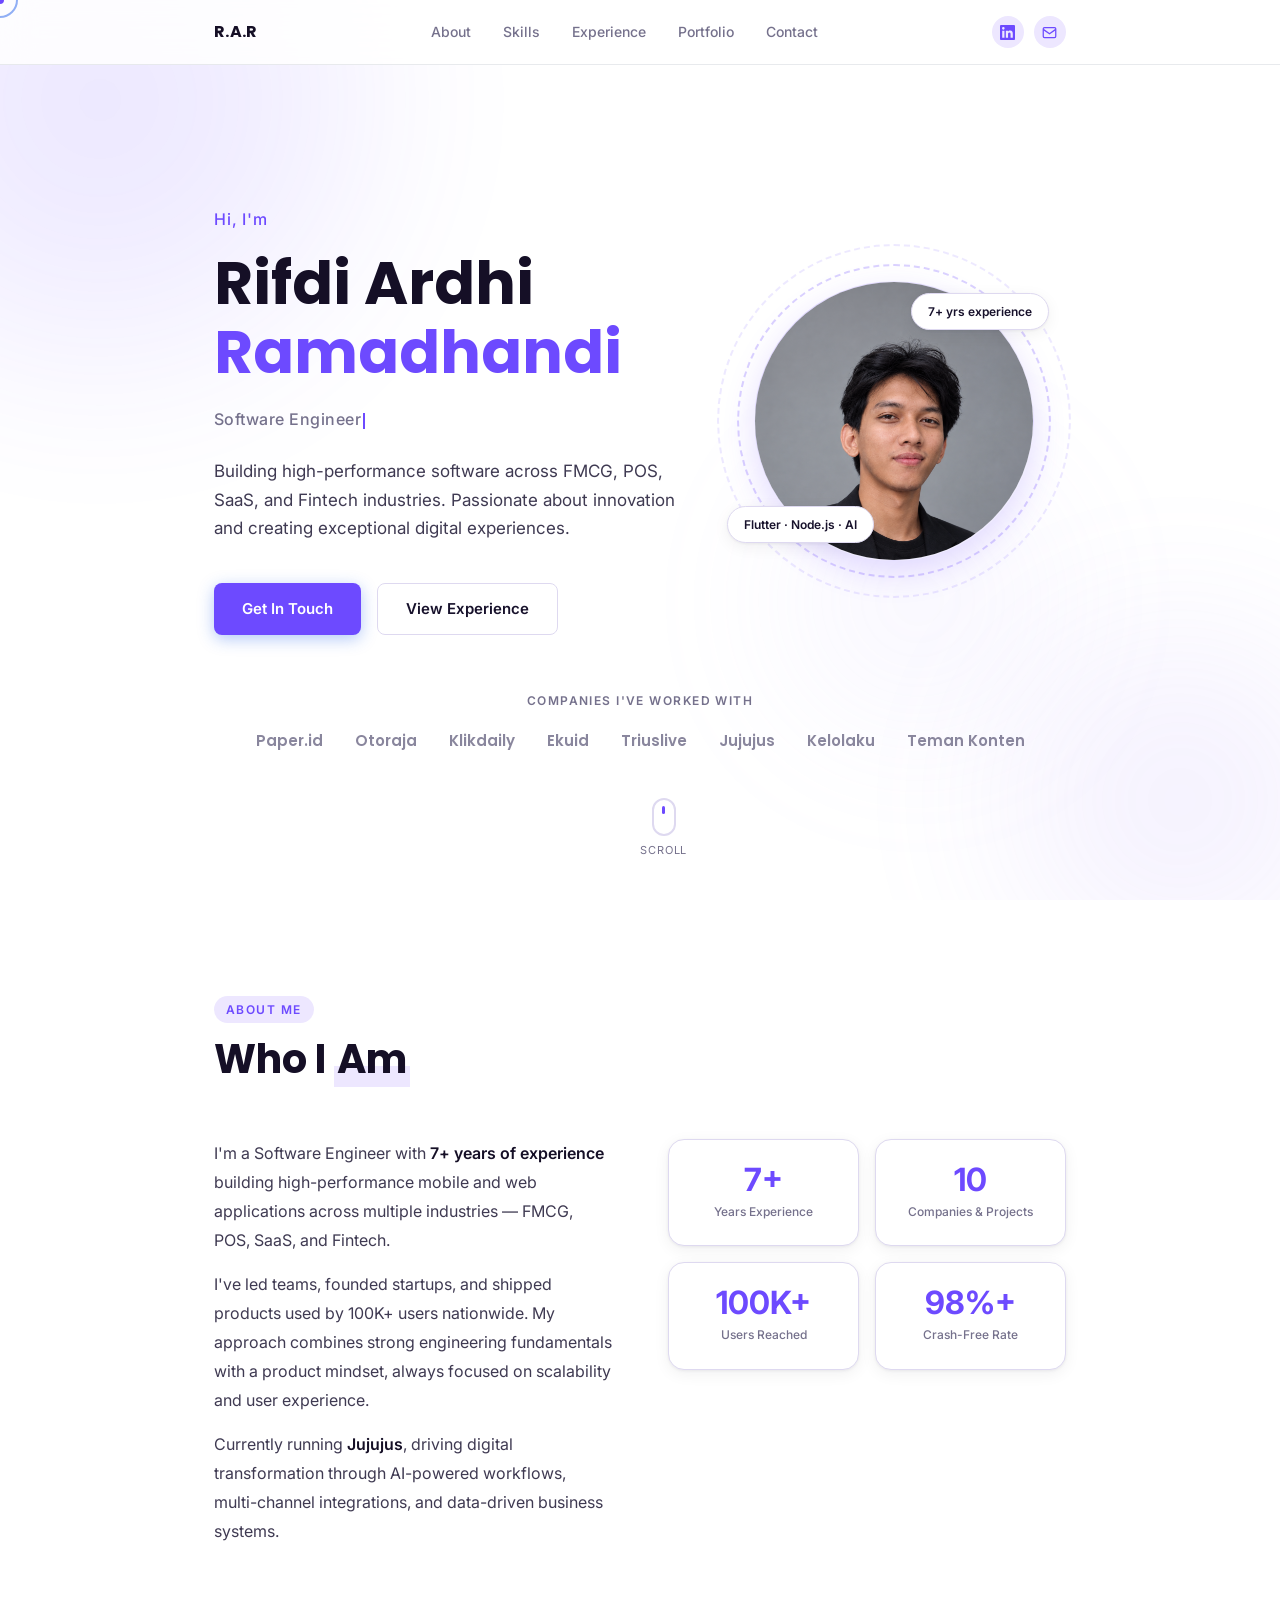
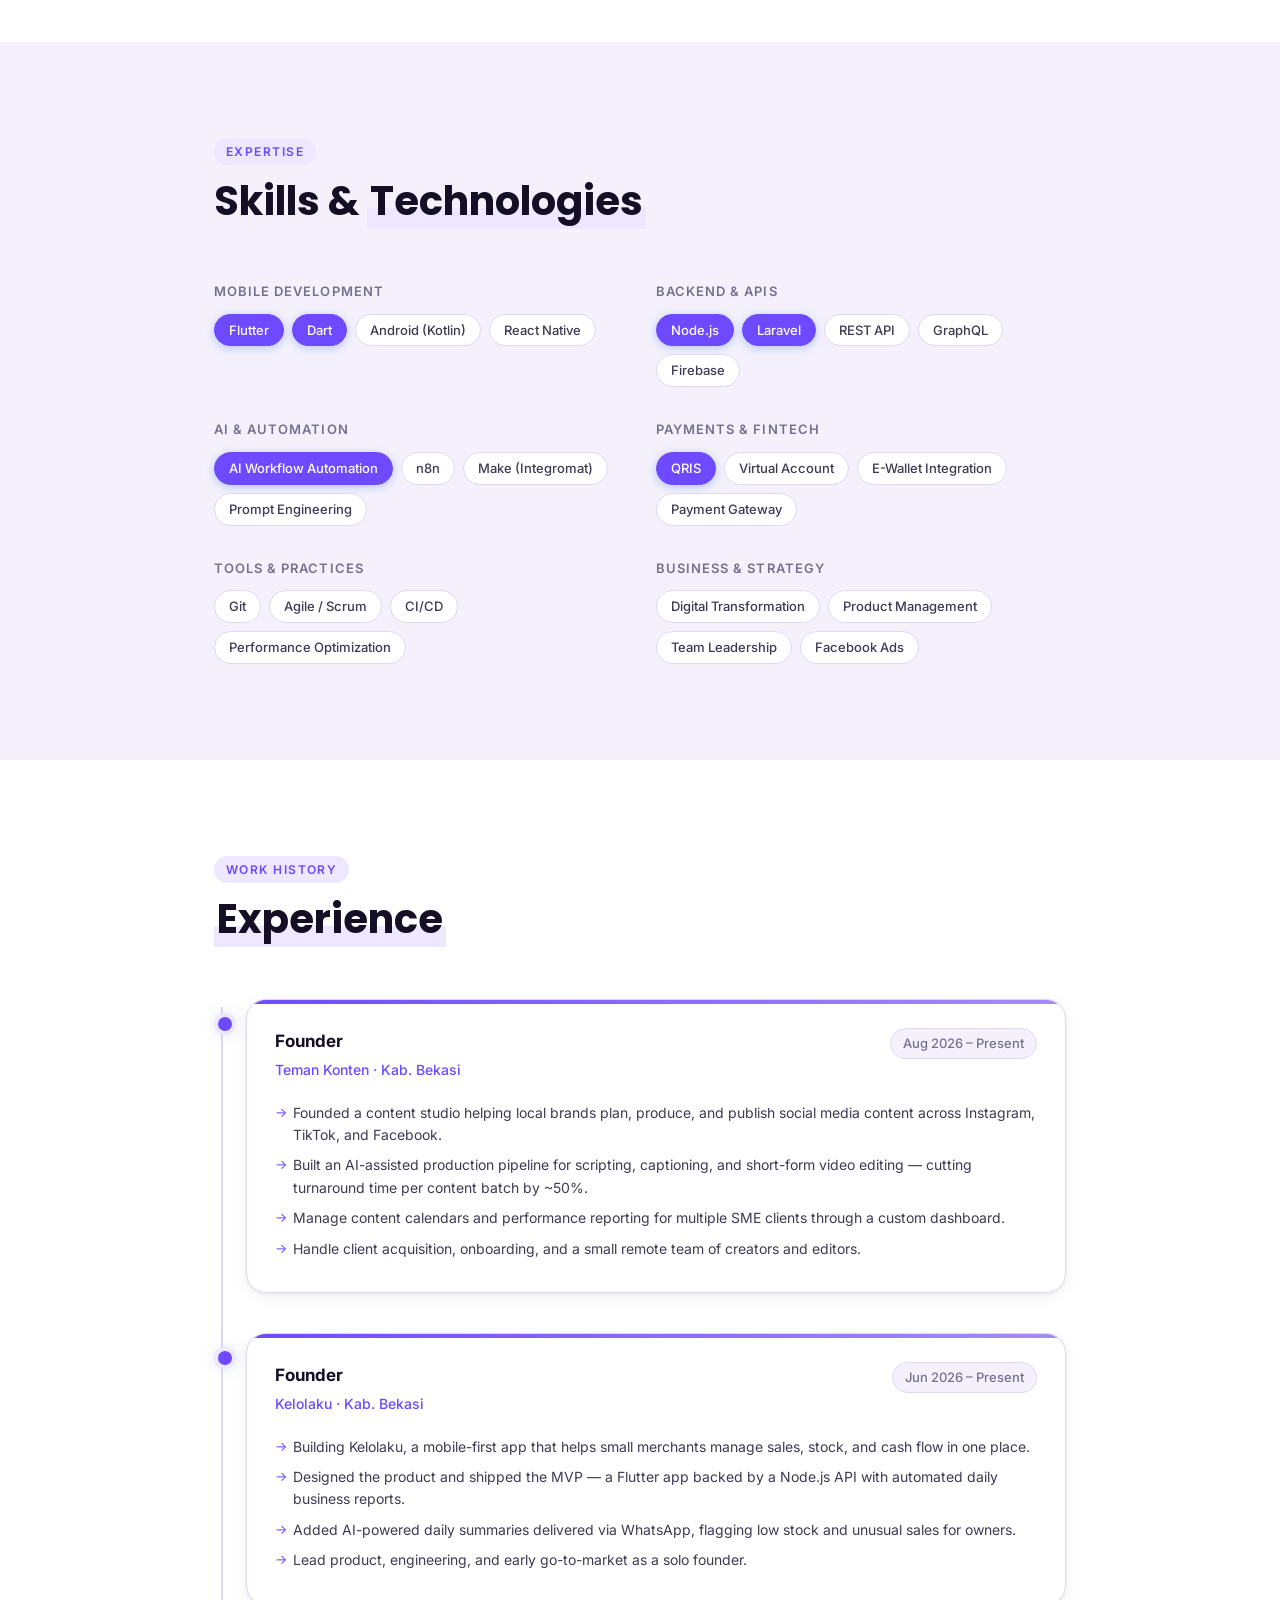
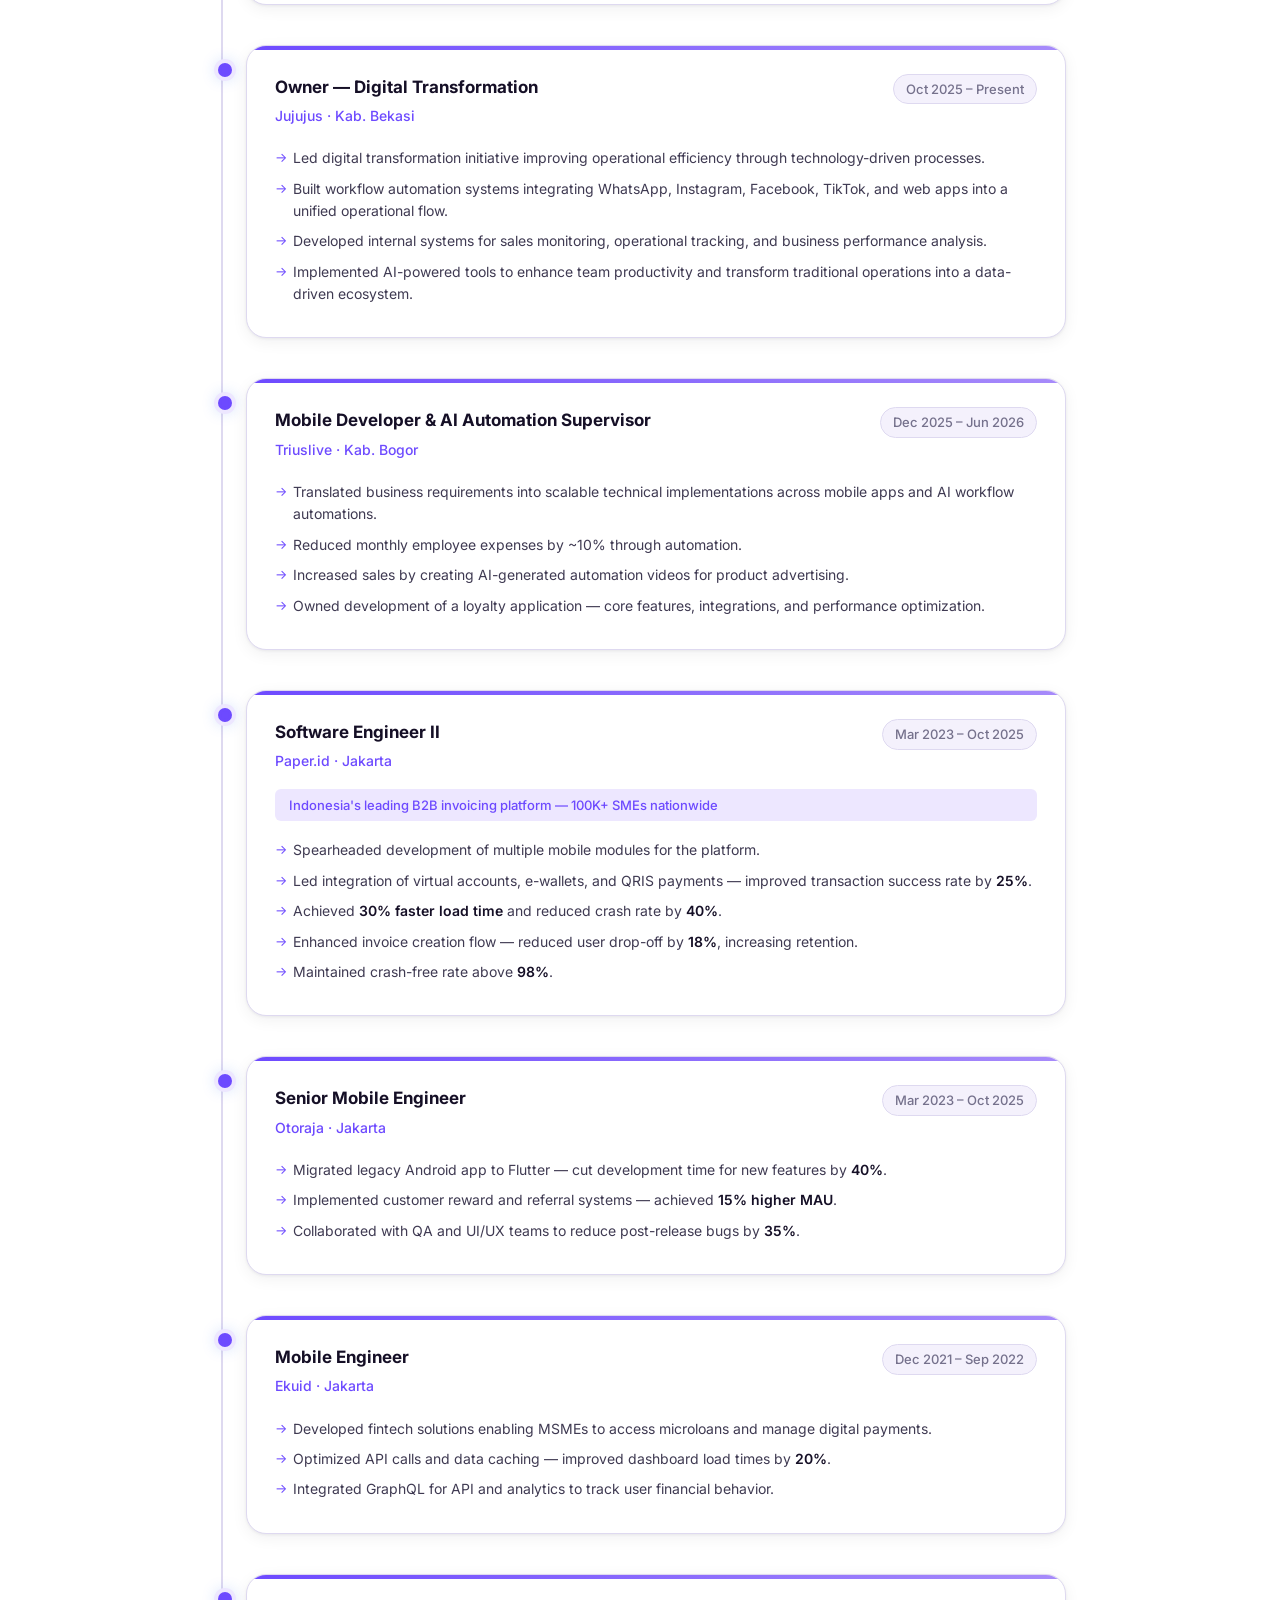
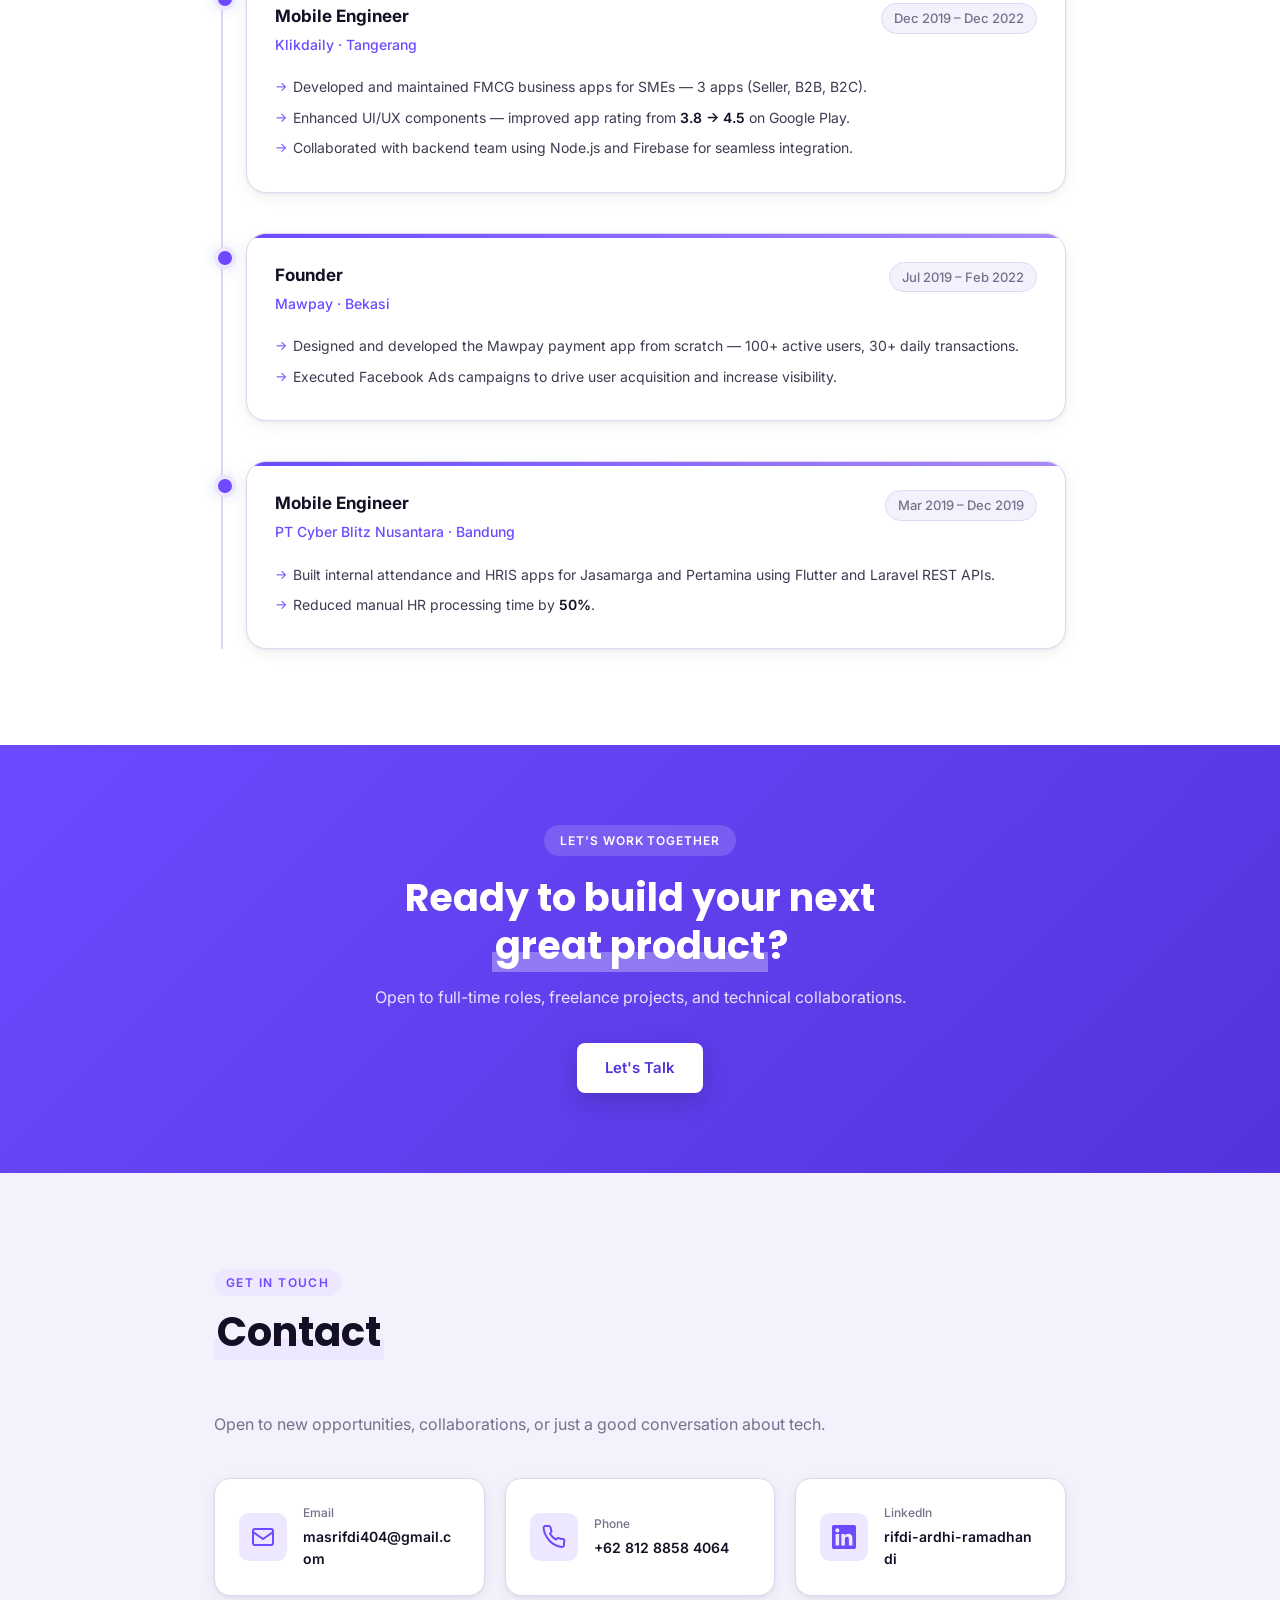
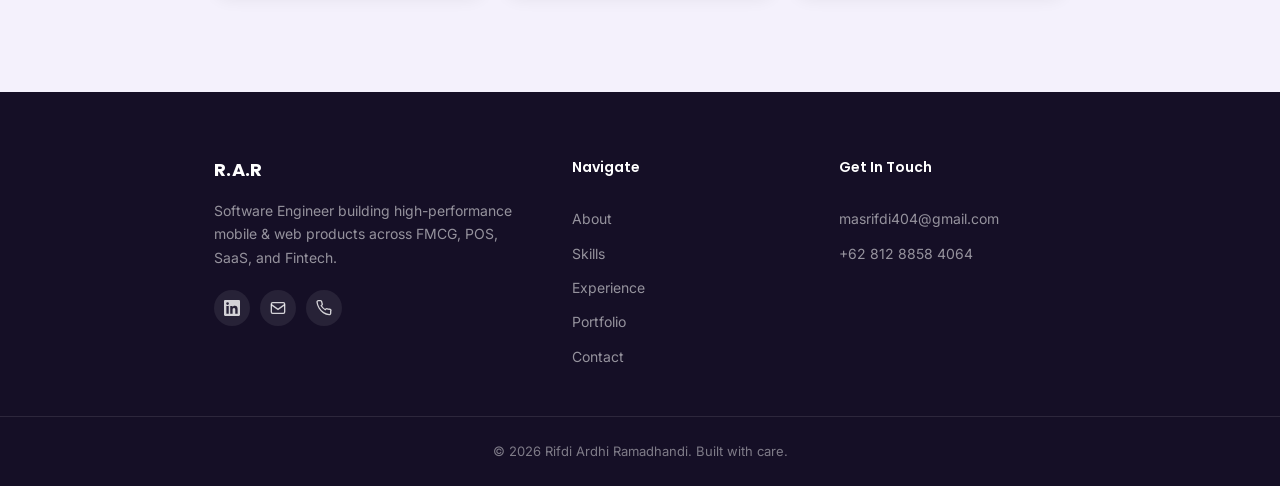
<file: index.html>
<!DOCTYPE html>
<html lang="en">

<head>
  <meta charset="UTF-8" />
  <meta name="viewport" content="width=device-width, initial-scale=1.0" />
  <title>Rifdi Ardhi Ramadhandi — Software Engineer</title>
  <link rel="preconnect" href="https://fonts.googleapis.com" />
  <link rel="preconnect" href="https://fonts.gstatic.com" crossorigin />
  <link
    href="https://fonts.googleapis.com/css2?family=Inter:wght@300;400;500;600;700&family=Poppins:wght@600;700&display=swap"
    rel="stylesheet" />
  <link rel="stylesheet" href="style.css" />
</head>

<body>

  <!-- Custom Cursor -->
  <div class="cursor-dot" id="cursorDot"></div>
  <div class="cursor-ring" id="cursorRing"></div>

  <!-- Page Loader -->
  <div class="page-loader" id="pageLoader">
    <div class="loader-text" id="loaderText"></div>
  </div>

  <!-- Navigation -->
  <nav class="nav" id="nav">
    <div class="nav-inner">
      <a href="index.html" class="nav-logo">R.A.R</a>
      <ul class="nav-links">
        <li><a href="#about">About</a></li>
        <li><a href="#skills">Skills</a></li>
        <li><a href="#experience">Experience</a></li>
        <li><a href="portfolio.html">Portfolio</a></li>
        <li><a href="#contact">Contact</a></li>
      </ul>
      <div class="nav-socials">
        <a href="https://www.linkedin.com/in/rifdi-ardhi-ramadhandi-183924129/" target="_blank" aria-label="LinkedIn">
          <svg width="15" height="15" fill="currentColor" viewBox="0 0 24 24">
            <path
              d="M20.447 20.452h-3.554v-5.569c0-1.328-.027-3.037-1.852-3.037-1.853 0-2.136 1.445-2.136 2.939v5.667H9.351V9h3.414v1.561h.046c.477-.9 1.637-1.85 3.37-1.85 3.601 0 4.267 2.37 4.267 5.455v6.286zM5.337 7.433a2.062 2.062 0 0 1-2.063-2.065 2.064 2.064 0 1 1 2.063 2.065zm1.782 13.019H3.555V9h3.564v11.452zM22.225 0H1.771C.792 0 0 .774 0 1.729v20.542C0 23.227.792 24 1.771 24h20.451C23.2 24 24 23.227 24 22.271V1.729C24 .774 23.2 0 22.222 0h.003z" />
          </svg>
        </a>
        <a href="mailto:masrifdi404@gmail.com" aria-label="Email">
          <svg width="15" height="15" fill="none" stroke="currentColor" stroke-width="2" viewBox="0 0 24 24">
            <rect x="2" y="4" width="20" height="16" rx="2" />
            <path d="m2 7 10 7 10-7" />
          </svg>
        </a>
      </div>
    </div>
  </nav>

  <!-- Hero -->
  <section class="hero" id="home">
    <div class="hero-bg">
      <div class="orb orb-1"></div>
      <div class="orb orb-2"></div>
      <div class="orb orb-3"></div>
    </div>
    <div class="container hero-container">
      <div class="hero-split">
        <div class="hero-content">
          <p class="hero-greeting">Hi, I'm</p>
          <h1 class="hero-name">Rifdi Ardhi<br /><span>Ramadhandi</span></h1>
          <p class="hero-title" id="heroTitle"><span class="typewriter-cursor"></span></p>
          <p class="hero-desc">
            Building high-performance software across FMCG, POS, SaaS, and Fintech industries.
            Passionate about innovation and creating exceptional digital experiences.
          </p>
          <div class="hero-cta">
            <a href="#contact" class="btn btn-primary">Get In Touch</a>
            <a href="#experience" class="btn btn-outline">View Experience</a>
          </div>
        </div>
        <div class="hero-visual">
          <div class="hero-avatar-card">
            <div class="hero-avatar-ring ring-1"></div>
            <div class="hero-avatar-ring ring-2"></div>
            <img class="hero-avatar-photo" src="assets/profile.png" alt="Rifdi Ardhi Ramadhandi" />
            <span class="hero-badge hero-badge-1">7+ yrs experience</span>
            <span class="hero-badge hero-badge-2">Flutter · Node.js · AI</span>
          </div>
        </div>
      </div>
    </div>

    <div class="container">
      <div class="companies-strip reveal">
        <p class="companies-label">Companies I've worked with</p>
        <div class="companies-list">
          <span>Paper.id</span>
          <span>Otoraja</span>
          <span>Klikdaily</span>
          <span>Ekuid</span>
          <span>Triuslive</span>
          <span>Jujujus</span>
          <span>Kelolaku</span>
          <span>Teman Konten</span>
        </div>
      </div>
    </div>

    <div class="hero-scroll-indicator">
      <div class="scroll-mouse">
        <div class="scroll-wheel"></div>
      </div>
      <p class="scroll-label">Scroll</p>
    </div>
  </section>

  <!-- About -->
  <section class="section" id="about">
    <div class="container">
      <div class="section-header reveal">
        <span class="section-tag">About Me</span>
        <h2 class="section-title">Who I <mark>Am</mark></h2>
      </div>
      <div class="about-grid">
        <div class="about-text reveal from-left">
          <p>
            I'm a Software Engineer with <strong>7+ years of experience</strong> building high-performance
            mobile and web applications across multiple industries — FMCG, POS, SaaS, and Fintech.
          </p>
          <p>
            I've led teams, founded startups, and shipped products used by 100K+ users nationwide.
            My approach combines strong engineering fundamentals with a product mindset, always
            focused on scalability and user experience.
          </p>
          <p>
            Currently running <strong>Jujujus</strong>, driving digital transformation through
            AI-powered workflows, multi-channel integrations, and data-driven business systems.
          </p>
        </div>
        <div class="about-stats reveal from-right">
          <div class="stat-card" data-count="7" data-suffix="+">
            <span class="stat-number">0</span>
            <span class="stat-label">Years Experience</span>
          </div>
          <div class="stat-card" data-count="10" data-suffix="">
            <span class="stat-number">0</span>
            <span class="stat-label">Companies & Projects</span>
          </div>
          <div class="stat-card" data-count="100" data-suffix="K+">
            <span class="stat-number">0</span>
            <span class="stat-label">Users Reached</span>
          </div>
          <div class="stat-card" data-count="98" data-suffix="%+">
            <span class="stat-number">0</span>
            <span class="stat-label">Crash-Free Rate</span>
          </div>
        </div>
      </div>
    </div>
  </section>

  <!-- Skills -->
  <section class="section section-alt" id="skills">
    <div class="container">
      <div class="section-header reveal">
        <span class="section-tag">Expertise</span>
        <h2 class="section-title">Skills & <mark>Technologies</mark></h2>
      </div>
      <div class="skills-grid">
        <div class="skill-group reveal" style="--delay:0ms">
          <h3 class="skill-group-title">Mobile Development</h3>
          <div class="skill-tags">
            <span class="skill-tag skill-primary">Flutter</span>
            <span class="skill-tag skill-primary">Dart</span>
            <span class="skill-tag">Android (Kotlin)</span>
            <span class="skill-tag">React Native</span>
          </div>
        </div>
        <div class="skill-group reveal" style="--delay:80ms">
          <h3 class="skill-group-title">Backend & APIs</h3>
          <div class="skill-tags">
            <span class="skill-tag skill-primary">Node.js</span>
            <span class="skill-tag skill-primary">Laravel</span>
            <span class="skill-tag">REST API</span>
            <span class="skill-tag">GraphQL</span>
            <span class="skill-tag">Firebase</span>
          </div>
        </div>
        <div class="skill-group reveal" style="--delay:160ms">
          <h3 class="skill-group-title">AI & Automation</h3>
          <div class="skill-tags">
            <span class="skill-tag skill-primary">AI Workflow Automation</span>
            <span class="skill-tag">n8n</span>
            <span class="skill-tag">Make (Integromat)</span>
            <span class="skill-tag">Prompt Engineering</span>
          </div>
        </div>
        <div class="skill-group reveal" style="--delay:240ms">
          <h3 class="skill-group-title">Payments & Fintech</h3>
          <div class="skill-tags">
            <span class="skill-tag skill-primary">QRIS</span>
            <span class="skill-tag">Virtual Account</span>
            <span class="skill-tag">E-Wallet Integration</span>
            <span class="skill-tag">Payment Gateway</span>
          </div>
        </div>
        <div class="skill-group reveal" style="--delay:320ms">
          <h3 class="skill-group-title">Tools & Practices</h3>
          <div class="skill-tags">
            <span class="skill-tag">Git</span>
            <span class="skill-tag">Agile / Scrum</span>
            <span class="skill-tag">CI/CD</span>
            <span class="skill-tag">Performance Optimization</span>
          </div>
        </div>
        <div class="skill-group reveal" style="--delay:400ms">
          <h3 class="skill-group-title">Business & Strategy</h3>
          <div class="skill-tags">
            <span class="skill-tag">Digital Transformation</span>
            <span class="skill-tag">Product Management</span>
            <span class="skill-tag">Team Leadership</span>
            <span class="skill-tag">Facebook Ads</span>
          </div>
        </div>
      </div>
    </div>
  </section>

  <!-- Experience -->
  <section class="section" id="experience">
    <div class="container">
      <div class="section-header reveal">
        <span class="section-tag">Work History</span>
        <h2 class="section-title"><mark>Experience</mark></h2>
      </div>
      <div class="timeline">
        <div class="timeline-track">
          <div class="timeline-track-fill" id="timelineFill"></div>
        </div>

        <div class="timeline-item">
          <div class="timeline-dot"></div>
          <div class="timeline-card">
            <div class="timeline-header">
              <div>
                <h3 class="timeline-role">Founder</h3>
                <p class="timeline-company">Teman Konten · Kab. Bekasi</p>
              </div>
              <span class="timeline-period">Aug 2026 – Present</span>
            </div>
            <ul class="timeline-bullets">
              <li>Founded a content studio helping local brands plan, produce, and publish social media content across
                Instagram, TikTok, and Facebook.</li>
              <li>Built an AI-assisted production pipeline for scripting, captioning, and short-form video editing —
                cutting turnaround time per content batch by ~50%.</li>
              <li>Manage content calendars and performance reporting for multiple SME clients through a custom dashboard.
              </li>
              <li>Handle client acquisition, onboarding, and a small remote team of creators and editors.</li>
            </ul>
          </div>
        </div>

        <div class="timeline-item">
          <div class="timeline-dot"></div>
          <div class="timeline-card">
            <div class="timeline-header">
              <div>
                <h3 class="timeline-role">Founder</h3>
                <p class="timeline-company">Kelolaku · Kab. Bekasi</p>
              </div>
              <span class="timeline-period">Jun 2026 – Present</span>
            </div>
            <ul class="timeline-bullets">
              <li>Building Kelolaku, a mobile-first app that helps small merchants manage sales, stock, and cash flow in
                one place.</li>
              <li>Designed the product and shipped the MVP — a Flutter app backed by a Node.js API with automated daily
                business reports.</li>
              <li>Added AI-powered daily summaries delivered via WhatsApp, flagging low stock and unusual sales for
                owners.</li>
              <li>Lead product, engineering, and early go-to-market as a solo founder.</li>
            </ul>
          </div>
        </div>

        <div class="timeline-item">
          <div class="timeline-dot"></div>
          <div class="timeline-card">
            <div class="timeline-header">
              <div>
                <h3 class="timeline-role">Owner — Digital Transformation</h3>
                <p class="timeline-company">Jujujus · Kab. Bekasi</p>
              </div>
              <span class="timeline-period">Oct 2025 – Present</span>
            </div>
            <ul class="timeline-bullets">
              <li>Led digital transformation initiative improving operational efficiency through technology-driven
                processes.</li>
              <li>Built workflow automation systems integrating WhatsApp, Instagram, Facebook, TikTok, and web apps into
                a unified operational flow.</li>
              <li>Developed internal systems for sales monitoring, operational tracking, and business performance
                analysis.</li>
              <li>Implemented AI-powered tools to enhance team productivity and transform traditional operations into a
                data-driven ecosystem.</li>
            </ul>
          </div>
        </div>

        <div class="timeline-item">
          <div class="timeline-dot"></div>
          <div class="timeline-card">
            <div class="timeline-header">
              <div>
                <h3 class="timeline-role">Mobile Developer & AI Automation Supervisor</h3>
                <p class="timeline-company">Triuslive · Kab. Bogor</p>
              </div>
              <span class="timeline-period">Dec 2025 – Jun 2026</span>
            </div>
            <ul class="timeline-bullets">
              <li>Translated business requirements into scalable technical implementations across mobile apps and AI
                workflow automations.</li>
              <li>Reduced monthly employee expenses by ~10% through automation.</li>
              <li>Increased sales by creating AI-generated automation videos for product advertising.</li>
              <li>Owned development of a loyalty application — core features, integrations, and performance
                optimization.</li>
            </ul>
          </div>
        </div>

        <div class="timeline-item">
          <div class="timeline-dot"></div>
          <div class="timeline-card">
            <div class="timeline-header">
              <div>
                <h3 class="timeline-role">Software Engineer II</h3>
                <p class="timeline-company">Paper.id · Jakarta</p>
              </div>
              <span class="timeline-period">Mar 2023 – Oct 2025</span>
            </div>
            <div class="timeline-highlight">Indonesia's leading B2B invoicing platform — 100K+ SMEs nationwide</div>
            <ul class="timeline-bullets">
              <li>Spearheaded development of multiple mobile modules for the platform.</li>
              <li>Led integration of virtual accounts, e-wallets, and QRIS payments — improved transaction success rate
                by <strong>25%</strong>.</li>
              <li>Achieved <strong>30% faster load time</strong> and reduced crash rate by <strong>40%</strong>.</li>
              <li>Enhanced invoice creation flow — reduced user drop-off by <strong>18%</strong>, increasing retention.
              </li>
              <li>Maintained crash-free rate above <strong>98%</strong>.</li>
            </ul>
          </div>
        </div>

        <div class="timeline-item">
          <div class="timeline-dot"></div>
          <div class="timeline-card">
            <div class="timeline-header">
              <div>
                <h3 class="timeline-role">Senior Mobile Engineer</h3>
                <p class="timeline-company">Otoraja · Jakarta</p>
              </div>
              <span class="timeline-period">Mar 2023 – Oct 2025</span>
            </div>
            <ul class="timeline-bullets">
              <li>Migrated legacy Android app to Flutter — cut development time for new features by
                <strong>40%</strong>.
              </li>
              <li>Implemented customer reward and referral systems — achieved <strong>15% higher MAU</strong>.</li>
              <li>Collaborated with QA and UI/UX teams to reduce post-release bugs by <strong>35%</strong>.</li>
            </ul>
          </div>
        </div>

        <div class="timeline-item">
          <div class="timeline-dot"></div>
          <div class="timeline-card">
            <div class="timeline-header">
              <div>
                <h3 class="timeline-role">Mobile Engineer</h3>
                <p class="timeline-company">Ekuid · Jakarta</p>
              </div>
              <span class="timeline-period">Dec 2021 – Sep 2022</span>
            </div>
            <ul class="timeline-bullets">
              <li>Developed fintech solutions enabling MSMEs to access microloans and manage digital payments.</li>
              <li>Optimized API calls and data caching — improved dashboard load times by <strong>20%</strong>.</li>
              <li>Integrated GraphQL for API and analytics to track user financial behavior.</li>
            </ul>
          </div>
        </div>

        <div class="timeline-item">
          <div class="timeline-dot"></div>
          <div class="timeline-card">
            <div class="timeline-header">
              <div>
                <h3 class="timeline-role">Mobile Engineer</h3>
                <p class="timeline-company">Klikdaily · Tangerang</p>
              </div>
              <span class="timeline-period">Dec 2019 – Dec 2022</span>
            </div>
            <ul class="timeline-bullets">
              <li>Developed and maintained FMCG business apps for SMEs — 3 apps (Seller, B2B, B2C).</li>
              <li>Enhanced UI/UX components — improved app rating from <strong>3.8 → 4.5</strong> on Google Play.</li>
              <li>Collaborated with backend team using Node.js and Firebase for seamless integration.</li>
            </ul>
          </div>
        </div>

        <div class="timeline-item">
          <div class="timeline-dot"></div>
          <div class="timeline-card">
            <div class="timeline-header">
              <div>
                <h3 class="timeline-role">Founder</h3>
                <p class="timeline-company">Mawpay · Bekasi</p>
              </div>
              <span class="timeline-period">Jul 2019 – Feb 2022</span>
            </div>
            <ul class="timeline-bullets">
              <li>Designed and developed the Mawpay payment app from scratch — 100+ active users, 30+ daily
                transactions.</li>
              <li>Executed Facebook Ads campaigns to drive user acquisition and increase visibility.</li>
            </ul>
          </div>
        </div>

        <div class="timeline-item">
          <div class="timeline-dot"></div>
          <div class="timeline-card">
            <div class="timeline-header">
              <div>
                <h3 class="timeline-role">Mobile Engineer</h3>
                <p class="timeline-company">PT Cyber Blitz Nusantara · Bandung</p>
              </div>
              <span class="timeline-period">Mar 2019 – Dec 2019</span>
            </div>
            <ul class="timeline-bullets">
              <li>Built internal attendance and HRIS apps for Jasamarga and Pertamina using Flutter and Laravel REST
                APIs.</li>
              <li>Reduced manual HR processing time by <strong>50%</strong>.</li>
            </ul>
          </div>
        </div>

      </div>
    </div>
  </section>

  <!-- CTA Banner -->
  <section class="cta-banner">
    <div class="container cta-banner-inner reveal">
      <span class="cta-badge">Let's work together</span>
      <h2 class="cta-title">Ready to build your next <mark>great product</mark>?</h2>
      <p class="cta-desc">Open to full-time roles, freelance projects, and technical collaborations.</p>
      <a href="#contact" class="btn btn-white">Let's Talk</a>
    </div>
  </section>

  <!-- Contact -->
  <section class="section section-alt" id="contact">
    <div class="container">
      <div class="section-header reveal">
        <span class="section-tag">Get In Touch</span>
        <h2 class="section-title"><mark>Contact</mark></h2>
      </div>
      <p class="contact-sub reveal" style="--delay:100ms">
        Open to new opportunities, collaborations, or just a good conversation about tech.
      </p>
      <div class="contact-grid">
        <a href="mailto:masrifdi404@gmail.com" class="contact-card reveal" style="--delay:0ms">
          <div class="contact-icon">
            <svg width="24" height="24" fill="none" stroke="currentColor" stroke-width="2" viewBox="0 0 24 24">
              <rect x="2" y="4" width="20" height="16" rx="2" />
              <path d="m2 7 10 7 10-7" />
            </svg>
          </div>
          <div>
            <p class="contact-label">Email</p>
            <p class="contact-value">masrifdi404@gmail.com</p>
          </div>
        </a>
        <a href="tel:+6281288584064" class="contact-card reveal" style="--delay:100ms">
          <div class="contact-icon">
            <svg width="24" height="24" fill="none" stroke="currentColor" stroke-width="2" viewBox="0 0 24 24">
              <path
                d="M22 16.92v3a2 2 0 0 1-2.18 2 19.79 19.79 0 0 1-8.63-3.07A19.5 19.5 0 0 1 4.69 12a19.79 19.79 0 0 1-3.07-8.67A2 2 0 0 1 3.61 1h3a2 2 0 0 1 2 1.72c.127.96.361 1.903.7 2.81a2 2 0 0 1-.45 2.11L7.91 8.6a16 16 0 0 0 6 6l.96-.96a2 2 0 0 1 2.11-.45c.907.339 1.85.573 2.81.7A2 2 0 0 1 22 16.92z" />
            </svg>
          </div>
          <div>
            <p class="contact-label">Phone</p>
            <p class="contact-value">+62 812 8858 4064</p>
          </div>
        </a>
        <a href="https://www.linkedin.com/in/rifdi-ardhi-ramadhandi-183924129/" target="_blank"
          class="contact-card reveal" style="--delay:200ms">
          <div class="contact-icon">
            <svg width="24" height="24" fill="currentColor" viewBox="0 0 24 24">
              <path
                d="M20.447 20.452h-3.554v-5.569c0-1.328-.027-3.037-1.852-3.037-1.853 0-2.136 1.445-2.136 2.939v5.667H9.351V9h3.414v1.561h.046c.477-.9 1.637-1.85 3.37-1.85 3.601 0 4.267 2.37 4.267 5.455v6.286zM5.337 7.433a2.062 2.062 0 0 1-2.063-2.065 2.064 2.064 0 1 1 2.063 2.065zm1.782 13.019H3.555V9h3.564v11.452zM22.225 0H1.771C.792 0 0 .774 0 1.729v20.542C0 23.227.792 24 1.771 24h20.451C23.2 24 24 23.227 24 22.271V1.729C24 .774 23.2 0 22.222 0h.003z" />
            </svg>
          </div>
          <div>
            <p class="contact-label">LinkedIn</p>
            <p class="contact-value">rifdi-ardhi-ramadhandi</p>
          </div>
        </a>
      </div>
    </div>
  </section>

  <!-- Footer -->
  <footer class="footer">
    <div class="container footer-inner">
      <div class="footer-brand">
        <span class="footer-logo">R.A.R</span>
        <p class="footer-tagline">Software Engineer building high-performance mobile & web products across FMCG, POS,
          SaaS, and Fintech.</p>
        <div class="footer-socials">
          <a href="https://www.linkedin.com/in/rifdi-ardhi-ramadhandi-183924129/" target="_blank" aria-label="LinkedIn">
            <svg width="16" height="16" fill="currentColor" viewBox="0 0 24 24">
              <path
                d="M20.447 20.452h-3.554v-5.569c0-1.328-.027-3.037-1.852-3.037-1.853 0-2.136 1.445-2.136 2.939v5.667H9.351V9h3.414v1.561h.046c.477-.9 1.637-1.85 3.37-1.85 3.601 0 4.267 2.37 4.267 5.455v6.286zM5.337 7.433a2.062 2.062 0 0 1-2.063-2.065 2.064 2.064 0 1 1 2.063 2.065zm1.782 13.019H3.555V9h3.564v11.452zM22.225 0H1.771C.792 0 0 .774 0 1.729v20.542C0 23.227.792 24 1.771 24h20.451C23.2 24 24 23.227 24 22.271V1.729C24 .774 23.2 0 22.222 0h.003z" />
            </svg>
          </a>
          <a href="mailto:masrifdi404@gmail.com" aria-label="Email">
            <svg width="16" height="16" fill="none" stroke="currentColor" stroke-width="2" viewBox="0 0 24 24">
              <rect x="2" y="4" width="20" height="16" rx="2" />
              <path d="m2 7 10 7 10-7" />
            </svg>
          </a>
          <a href="tel:+6281288584064" aria-label="Phone">
            <svg width="16" height="16" fill="none" stroke="currentColor" stroke-width="2" viewBox="0 0 24 24">
              <path
                d="M22 16.92v3a2 2 0 0 1-2.18 2 19.79 19.79 0 0 1-8.63-3.07A19.5 19.5 0 0 1 4.69 12a19.79 19.79 0 0 1-3.07-8.67A2 2 0 0 1 3.61 1h3a2 2 0 0 1 2 1.72c.127.96.361 1.903.7 2.81a2 2 0 0 1-.45 2.11L7.91 8.6a16 16 0 0 0 6 6l.96-.96a2 2 0 0 1 2.11-.45c.907.339 1.85.573 2.81.7A2 2 0 0 1 22 16.92z" />
            </svg>
          </a>
        </div>
      </div>
      <div class="footer-col">
        <h4>Navigate</h4>
        <a href="#about">About</a>
        <a href="#skills">Skills</a>
        <a href="#experience">Experience</a>
        <a href="portfolio.html">Portfolio</a>
        <a href="#contact">Contact</a>
      </div>
      <div class="footer-col">
        <h4>Get In Touch</h4>
        <a href="mailto:masrifdi404@gmail.com">masrifdi404@gmail.com</a>
        <a href="tel:+6281288584064">+62 812 8858 4064</a>
      </div>
    </div>
    <div class="footer-bottom">
      <p>© 2026 Rifdi Ardhi Ramadhandi. Built with care.</p>
    </div>
  </footer>

  <script src="script.js"></script>
</body>

</html>
</file>
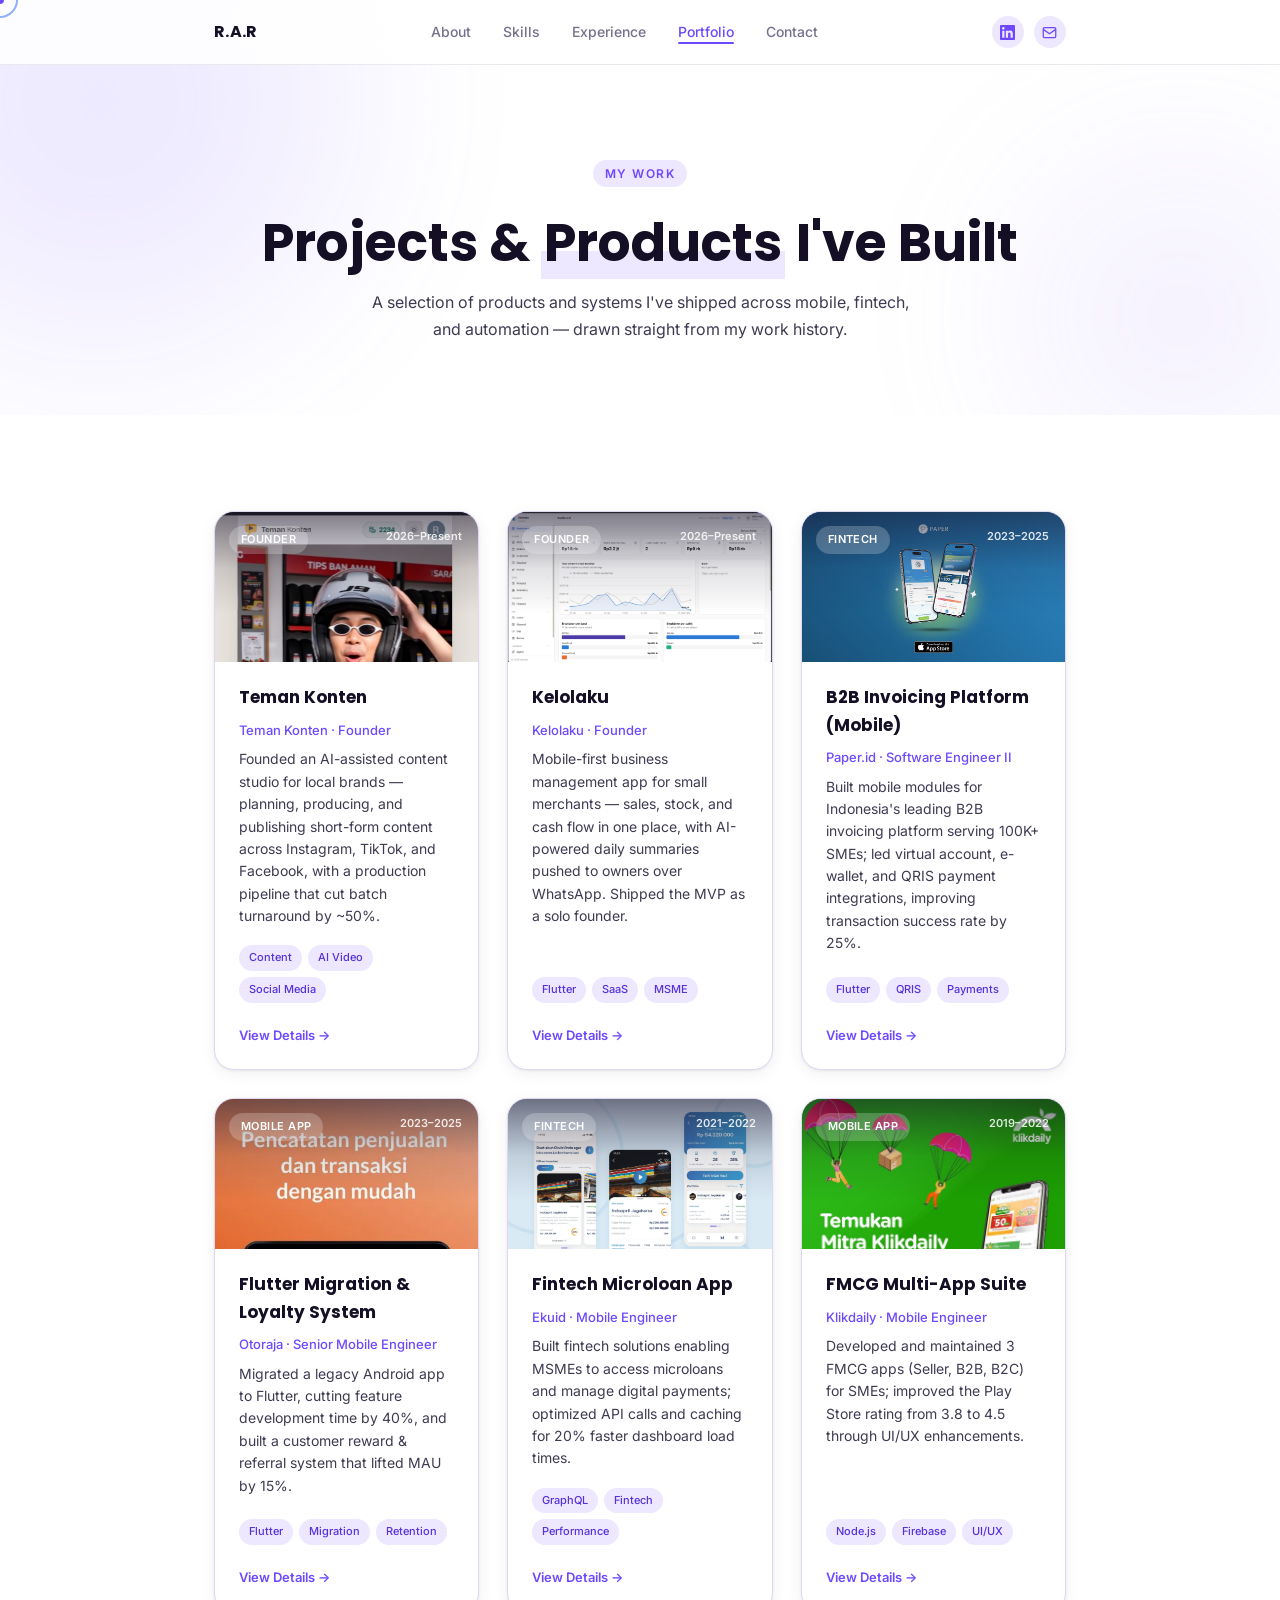
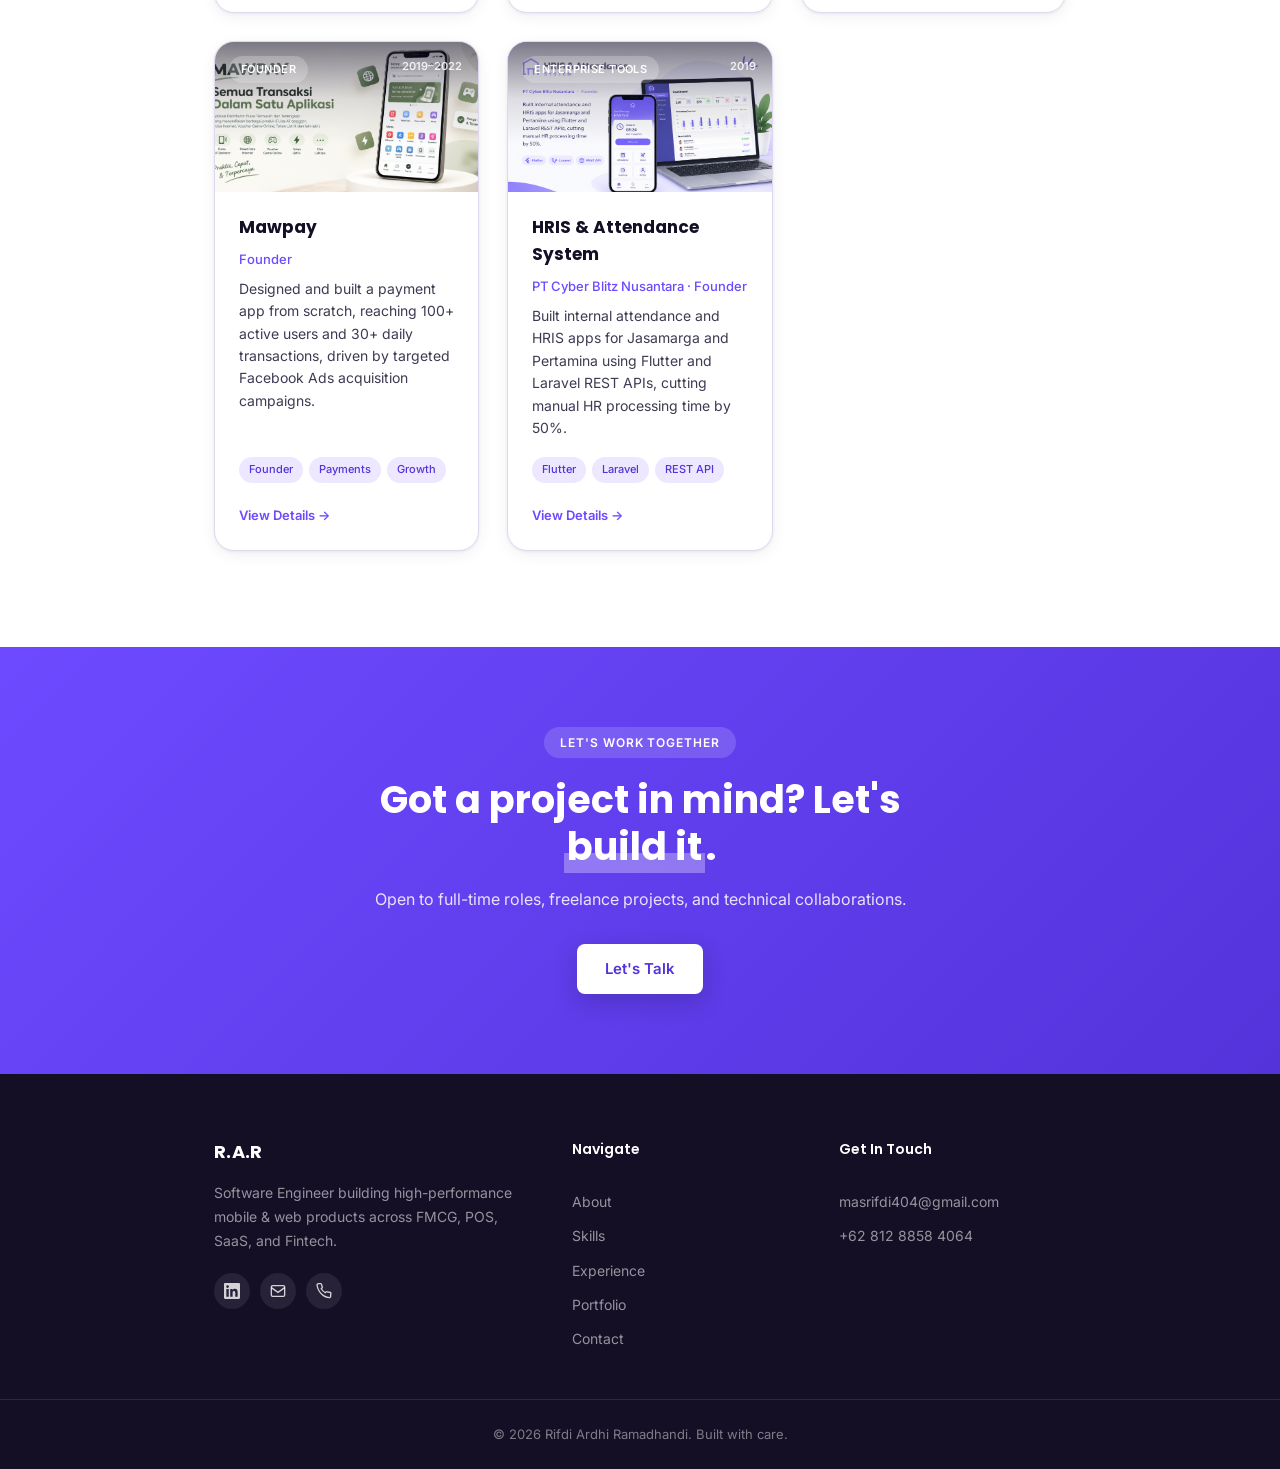
<file: portfolio.html>
<!DOCTYPE html>
<html lang="en">
<head>
  <meta charset="UTF-8" />
  <meta name="viewport" content="width=device-width, initial-scale=1.0" />
  <title>Portfolio — Rifdi Ardhi Ramadhandi</title>
  <link rel="preconnect" href="https://fonts.googleapis.com" />
  <link rel="preconnect" href="https://fonts.gstatic.com" crossorigin />
  <link href="https://fonts.googleapis.com/css2?family=Inter:wght@300;400;500;600;700&family=Poppins:wght@600;700&display=swap" rel="stylesheet" />
  <link rel="stylesheet" href="style.css" />
</head>
<body>

  <!-- Custom Cursor -->
  <div class="cursor-dot" id="cursorDot"></div>
  <div class="cursor-ring" id="cursorRing"></div>

  <!-- Page Loader -->
  <div class="page-loader" id="pageLoader">
    <div class="loader-text" id="loaderText"></div>
  </div>

  <!-- Navigation -->
  <nav class="nav" id="nav">
    <div class="nav-inner">
      <a href="index.html" class="nav-logo">R.A.R</a>
      <ul class="nav-links">
        <li><a href="index.html#about">About</a></li>
        <li><a href="index.html#skills">Skills</a></li>
        <li><a href="index.html#experience">Experience</a></li>
        <li><a href="portfolio.html" class="active">Portfolio</a></li>
        <li><a href="index.html#contact">Contact</a></li>
      </ul>
      <div class="nav-socials">
        <a href="https://www.linkedin.com/in/rifdi-ardhi-ramadhandi-183924129/" target="_blank" aria-label="LinkedIn">
          <svg width="15" height="15" fill="currentColor" viewBox="0 0 24 24"><path d="M20.447 20.452h-3.554v-5.569c0-1.328-.027-3.037-1.852-3.037-1.853 0-2.136 1.445-2.136 2.939v5.667H9.351V9h3.414v1.561h.046c.477-.9 1.637-1.85 3.37-1.85 3.601 0 4.267 2.37 4.267 5.455v6.286zM5.337 7.433a2.062 2.062 0 0 1-2.063-2.065 2.064 2.064 0 1 1 2.063 2.065zm1.782 13.019H3.555V9h3.564v11.452zM22.225 0H1.771C.792 0 0 .774 0 1.729v20.542C0 23.227.792 24 1.771 24h20.451C23.2 24 24 23.227 24 22.271V1.729C24 .774 23.2 0 22.222 0h.003z"/></svg>
        </a>
        <a href="mailto:masrifdi404@gmail.com" aria-label="Email">
          <svg width="15" height="15" fill="none" stroke="currentColor" stroke-width="2" viewBox="0 0 24 24"><rect x="2" y="4" width="20" height="16" rx="2"/><path d="m2 7 10 7 10-7"/></svg>
        </a>
      </div>
    </div>
  </nav>

  <!-- Page Header -->
  <section class="page-header">
    <div class="hero-bg">
      <div class="orb orb-1"></div>
      <div class="orb orb-2"></div>
    </div>
    <div class="container reveal">
      <span class="section-tag">My Work</span>
      <h1 class="page-header-title">Projects & <mark>Products</mark> I've Built</h1>
      <p class="page-header-desc">
        A selection of products and systems I've shipped across mobile, fintech, and automation —
        drawn straight from my work history.
      </p>
    </div>
  </section>

  <!-- Portfolio Grid -->
  <section class="section">
    <div class="container">
      <div class="portfolio-grid">

        <a href="project.html?id=teman-konten" class="portfolio-card reveal" style="--delay:0ms">
          <div class="portfolio-cover has-image">
            <span class="portfolio-ribbon">Founder</span>
            <span class="portfolio-period">2026–Present</span>
            <img class="portfolio-cover-img" src="assets/project/temankonten.png" alt="Teman Konten content studio" loading="lazy" />
          </div>
          <div class="portfolio-body">
            <h3 class="portfolio-title">Teman Konten</h3>
            <p class="portfolio-meta">Teman Konten · Founder</p>
            <p class="portfolio-desc">Founded an AI-assisted content studio for local brands — planning, producing, and publishing short-form content across Instagram, TikTok, and Facebook, with a production pipeline that cut batch turnaround by ~50%.</p>
            <div class="portfolio-tags">
              <span>Content</span>
              <span>AI Video</span>
              <span>Social Media</span>
            </div>
            <span class="portfolio-view">View Details →</span>
          </div>
        </a>

        <a href="project.html?id=kelolaku" class="portfolio-card reveal" style="--delay:60ms">
          <div class="portfolio-cover has-image">
            <span class="portfolio-ribbon">Founder</span>
            <span class="portfolio-period">2026–Present</span>
            <img class="portfolio-cover-img" src="assets/project/kelolaku.png" alt="Kelolaku business management app" loading="lazy" />
          </div>
          <div class="portfolio-body">
            <h3 class="portfolio-title">Kelolaku</h3>
            <p class="portfolio-meta">Kelolaku · Founder</p>
            <p class="portfolio-desc">Mobile-first business management app for small merchants — sales, stock, and cash flow in one place, with AI-powered daily summaries pushed to owners over WhatsApp. Shipped the MVP as a solo founder.</p>
            <div class="portfolio-tags">
              <span>Flutter</span>
              <span>SaaS</span>
              <span>MSME</span>
            </div>
            <span class="portfolio-view">View Details →</span>
          </div>
        </a>

        <a href="project.html?id=b2b-invoicing-platform" class="portfolio-card reveal" style="--delay:120ms">
          <div class="portfolio-cover has-image">
            <span class="portfolio-ribbon">Fintech</span>
            <span class="portfolio-period">2023–2025</span>
            <img class="portfolio-cover-img" src="assets/project/paper.png" alt="B2B Invoicing Platform — Paper.id" loading="lazy" />
          </div>
          <div class="portfolio-body">
            <h3 class="portfolio-title">B2B Invoicing Platform (Mobile)</h3>
            <p class="portfolio-meta">Paper.id · Software Engineer II</p>
            <p class="portfolio-desc">Built mobile modules for Indonesia's leading B2B invoicing platform serving 100K+ SMEs; led virtual account, e-wallet, and QRIS payment integrations, improving transaction success rate by 25%.</p>
            <div class="portfolio-tags">
              <span>Flutter</span>
              <span>QRIS</span>
              <span>Payments</span>
            </div>
            <span class="portfolio-view">View Details →</span>
          </div>
        </a>

        <a href="project.html?id=flutter-migration-loyalty" class="portfolio-card reveal" style="--delay:0ms">
          <div class="portfolio-cover has-image">
            <span class="portfolio-ribbon">Mobile App</span>
            <span class="portfolio-period">2023–2025</span>
            <img class="portfolio-cover-img" src="assets/project/otoraja.png" alt="Flutter Migration & Loyalty System — Otoraja" loading="lazy" />
          </div>
          <div class="portfolio-body">
            <h3 class="portfolio-title">Flutter Migration & Loyalty System</h3>
            <p class="portfolio-meta">Otoraja · Senior Mobile Engineer</p>
            <p class="portfolio-desc">Migrated a legacy Android app to Flutter, cutting feature development time by 40%, and built a customer reward & referral system that lifted MAU by 15%.</p>
            <div class="portfolio-tags">
              <span>Flutter</span>
              <span>Migration</span>
              <span>Retention</span>
            </div>
            <span class="portfolio-view">View Details →</span>
          </div>
        </a>

        <a href="project.html?id=fintech-microloan-app" class="portfolio-card reveal" style="--delay:60ms">
          <div class="portfolio-cover has-image">
            <span class="portfolio-ribbon">Fintech</span>
            <span class="portfolio-period">2021–2022</span>
            <img class="portfolio-cover-img" src="assets/project/ekuid.png" alt="Fintech Microloan App — Ekuid" loading="lazy" />
          </div>
          <div class="portfolio-body">
            <h3 class="portfolio-title">Fintech Microloan App</h3>
            <p class="portfolio-meta">Ekuid · Mobile Engineer</p>
            <p class="portfolio-desc">Built fintech solutions enabling MSMEs to access microloans and manage digital payments; optimized API calls and caching for 20% faster dashboard load times.</p>
            <div class="portfolio-tags">
              <span>GraphQL</span>
              <span>Fintech</span>
              <span>Performance</span>
            </div>
            <span class="portfolio-view">View Details →</span>
          </div>
        </a>

        <a href="project.html?id=fmcg-multi-app-suite" class="portfolio-card reveal" style="--delay:120ms">
          <div class="portfolio-cover has-image">
            <span class="portfolio-ribbon">Mobile App</span>
            <span class="portfolio-period">2019–2022</span>
            <img class="portfolio-cover-img" src="assets/project/klikdaily.png" alt="FMCG Multi-App Suite — Klikdaily" loading="lazy" />
          </div>
          <div class="portfolio-body">
            <h3 class="portfolio-title">FMCG Multi-App Suite</h3>
            <p class="portfolio-meta">Klikdaily · Mobile Engineer</p>
            <p class="portfolio-desc">Developed and maintained 3 FMCG apps (Seller, B2B, B2C) for SMEs; improved the Play Store rating from 3.8 to 4.5 through UI/UX enhancements.</p>
            <div class="portfolio-tags">
              <span>Node.js</span>
              <span>Firebase</span>
              <span>UI/UX</span>
            </div>
            <span class="portfolio-view">View Details →</span>
          </div>
        </a>

        <a href="project.html?id=mawpay" class="portfolio-card reveal" style="--delay:0ms">
          <div class="portfolio-cover has-image">
            <span class="portfolio-ribbon">Founder</span>
            <span class="portfolio-period">2019–2022</span>
            <img class="portfolio-cover-img" src="assets/project/mawpay.png" alt="Mawpay payment app" loading="lazy" />
          </div>
          <div class="portfolio-body">
            <h3 class="portfolio-title">Mawpay</h3>
            <p class="portfolio-meta">Founder</p>
            <p class="portfolio-desc">Designed and built a payment app from scratch, reaching 100+ active users and 30+ daily transactions, driven by targeted Facebook Ads acquisition campaigns.</p>
            <div class="portfolio-tags">
              <span>Founder</span>
              <span>Payments</span>
              <span>Growth</span>
            </div>
            <span class="portfolio-view">View Details →</span>
          </div>
        </a>

        <a href="project.html?id=hris-attendance-system" class="portfolio-card reveal" style="--delay:60ms">
          <div class="portfolio-cover has-image">
            <span class="portfolio-ribbon">Enterprise Tools</span>
            <span class="portfolio-period">2019</span>
            <img class="portfolio-cover-img" src="assets/project/hris.png" alt="HRIS & Attendance System" loading="lazy" />
          </div>
          <div class="portfolio-body">
            <h3 class="portfolio-title">HRIS & Attendance System</h3>
            <p class="portfolio-meta">PT Cyber Blitz Nusantara · Founder</p>
            <p class="portfolio-desc">Built internal attendance and HRIS apps for Jasamarga and Pertamina using Flutter and Laravel REST APIs, cutting manual HR processing time by 50%.</p>
            <div class="portfolio-tags">
              <span>Flutter</span>
              <span>Laravel</span>
              <span>REST API</span>
            </div>
            <span class="portfolio-view">View Details →</span>
          </div>
        </a>

      </div>
    </div>
  </section>

  <!-- CTA Banner -->
  <section class="cta-banner">
    <div class="container cta-banner-inner reveal">
      <span class="cta-badge">Let's work together</span>
      <h2 class="cta-title">Got a project in mind? Let's <mark>build it</mark>.</h2>
      <p class="cta-desc">Open to full-time roles, freelance projects, and technical collaborations.</p>
      <a href="index.html#contact" class="btn btn-white">Let's Talk</a>
    </div>
  </section>

  <!-- Footer -->
  <footer class="footer">
    <div class="container footer-inner">
      <div class="footer-brand">
        <span class="footer-logo">R.A.R</span>
        <p class="footer-tagline">Software Engineer building high-performance mobile & web products across FMCG, POS, SaaS, and Fintech.</p>
        <div class="footer-socials">
          <a href="https://www.linkedin.com/in/rifdi-ardhi-ramadhandi-183924129/" target="_blank" aria-label="LinkedIn">
            <svg width="16" height="16" fill="currentColor" viewBox="0 0 24 24"><path d="M20.447 20.452h-3.554v-5.569c0-1.328-.027-3.037-1.852-3.037-1.853 0-2.136 1.445-2.136 2.939v5.667H9.351V9h3.414v1.561h.046c.477-.9 1.637-1.85 3.37-1.85 3.601 0 4.267 2.37 4.267 5.455v6.286zM5.337 7.433a2.062 2.062 0 0 1-2.063-2.065 2.064 2.064 0 1 1 2.063 2.065zm1.782 13.019H3.555V9h3.564v11.452zM22.225 0H1.771C.792 0 0 .774 0 1.729v20.542C0 23.227.792 24 1.771 24h20.451C23.2 24 24 23.227 24 22.271V1.729C24 .774 23.2 0 22.222 0h.003z"/></svg>
          </a>
          <a href="mailto:masrifdi404@gmail.com" aria-label="Email">
            <svg width="16" height="16" fill="none" stroke="currentColor" stroke-width="2" viewBox="0 0 24 24"><rect x="2" y="4" width="20" height="16" rx="2"/><path d="m2 7 10 7 10-7"/></svg>
          </a>
          <a href="tel:+6281288584064" aria-label="Phone">
            <svg width="16" height="16" fill="none" stroke="currentColor" stroke-width="2" viewBox="0 0 24 24"><path d="M22 16.92v3a2 2 0 0 1-2.18 2 19.79 19.79 0 0 1-8.63-3.07A19.5 19.5 0 0 1 4.69 12a19.79 19.79 0 0 1-3.07-8.67A2 2 0 0 1 3.61 1h3a2 2 0 0 1 2 1.72c.127.96.361 1.903.7 2.81a2 2 0 0 1-.45 2.11L7.91 8.6a16 16 0 0 0 6 6l.96-.96a2 2 0 0 1 2.11-.45c.907.339 1.85.573 2.81.7A2 2 0 0 1 22 16.92z"/></svg>
          </a>
        </div>
      </div>
      <div class="footer-col">
        <h4>Navigate</h4>
        <a href="index.html#about">About</a>
        <a href="index.html#skills">Skills</a>
        <a href="index.html#experience">Experience</a>
        <a href="portfolio.html">Portfolio</a>
        <a href="index.html#contact">Contact</a>
      </div>
      <div class="footer-col">
        <h4>Get In Touch</h4>
        <a href="mailto:masrifdi404@gmail.com">masrifdi404@gmail.com</a>
        <a href="tel:+6281288584064">+62 812 8858 4064</a>
      </div>
    </div>
    <div class="footer-bottom">
      <p>© 2026 Rifdi Ardhi Ramadhandi. Built with care.</p>
    </div>
  </footer>

  <script src="script.js"></script>
</body>
</html>
</file>
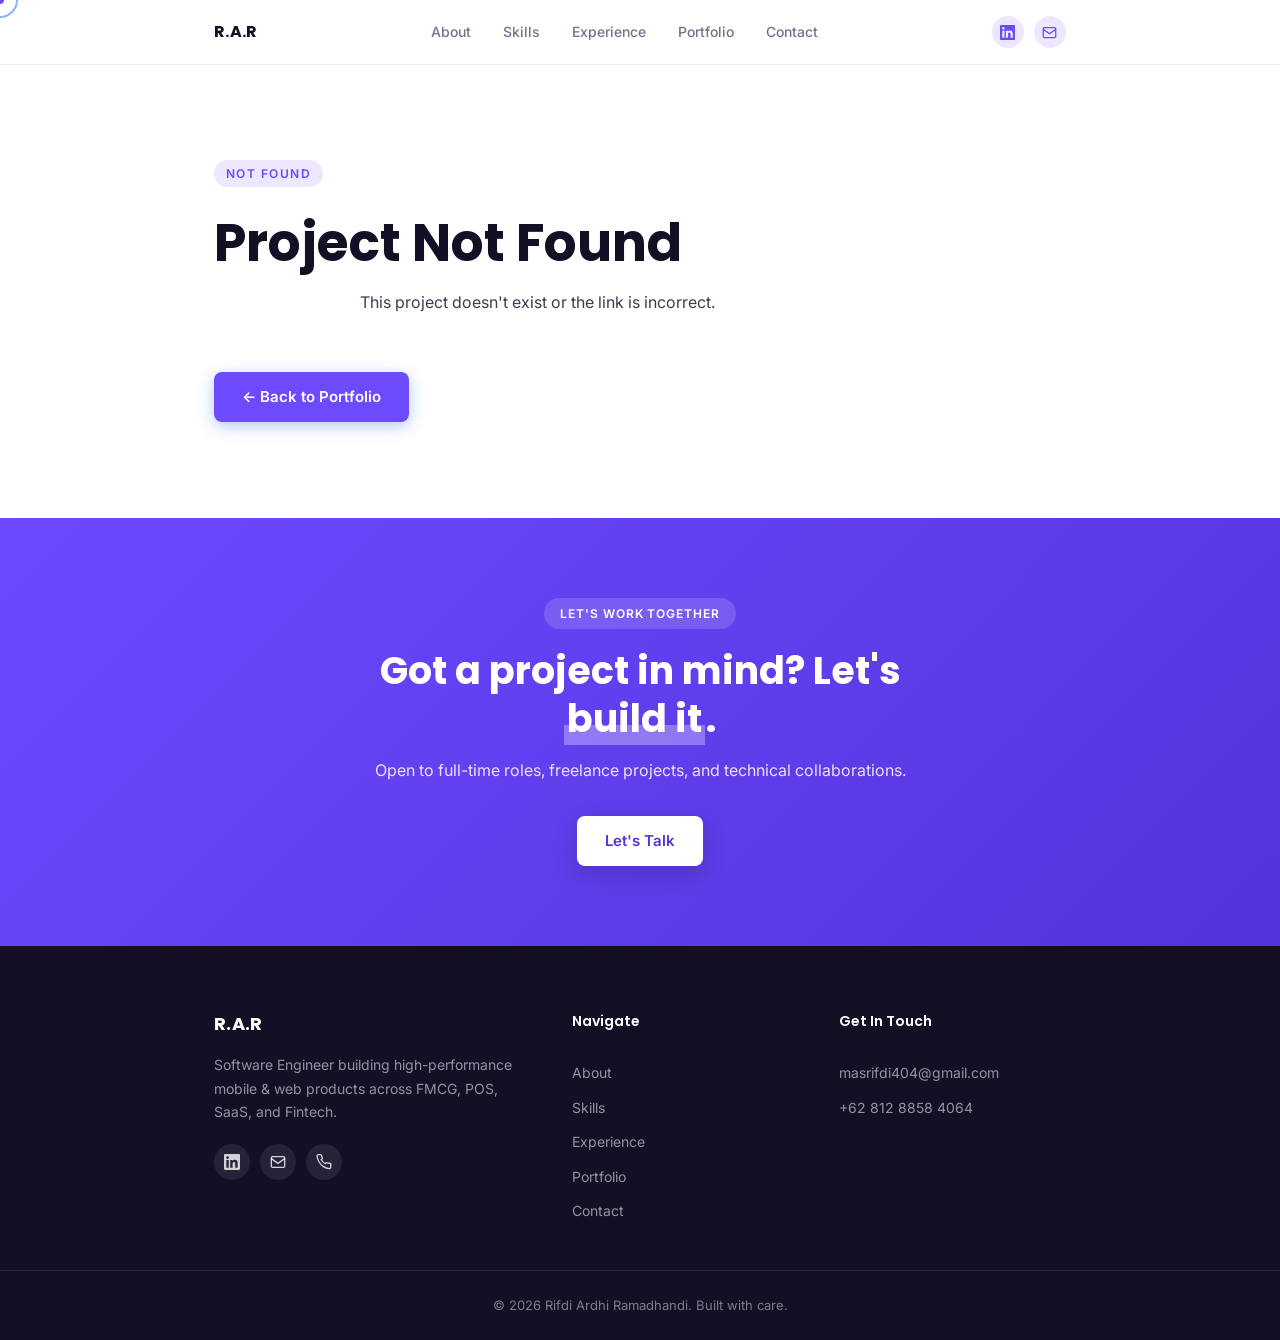
<file: project.html>
<!DOCTYPE html>
<html lang="en">
<head>
  <meta charset="UTF-8" />
  <meta name="viewport" content="width=device-width, initial-scale=1.0" />
  <title>Project — Rifdi Ardhi Ramadhandi</title>
  <link rel="preconnect" href="https://fonts.googleapis.com" />
  <link rel="preconnect" href="https://fonts.gstatic.com" crossorigin />
  <link href="https://fonts.googleapis.com/css2?family=Inter:wght@300;400;500;600;700&family=Poppins:wght@600;700&display=swap" rel="stylesheet" />
  <link rel="stylesheet" href="style.css" />
</head>
<body>

  <!-- Custom Cursor -->
  <div class="cursor-dot" id="cursorDot"></div>
  <div class="cursor-ring" id="cursorRing"></div>

  <!-- Page Loader -->
  <div class="page-loader" id="pageLoader">
    <div class="loader-text" id="loaderText"></div>
  </div>

  <!-- Navigation -->
  <nav class="nav" id="nav">
    <div class="nav-inner">
      <a href="index.html" class="nav-logo">R.A.R</a>
      <ul class="nav-links">
        <li><a href="index.html#about">About</a></li>
        <li><a href="index.html#skills">Skills</a></li>
        <li><a href="index.html#experience">Experience</a></li>
        <li><a href="portfolio.html" class="active">Portfolio</a></li>
        <li><a href="index.html#contact">Contact</a></li>
      </ul>
      <div class="nav-socials">
        <a href="https://www.linkedin.com/in/rifdi-ardhi-ramadhandi-183924129/" target="_blank" aria-label="LinkedIn">
          <svg width="15" height="15" fill="currentColor" viewBox="0 0 24 24"><path d="M20.447 20.452h-3.554v-5.569c0-1.328-.027-3.037-1.852-3.037-1.853 0-2.136 1.445-2.136 2.939v5.667H9.351V9h3.414v1.561h.046c.477-.9 1.637-1.85 3.37-1.85 3.601 0 4.267 2.37 4.267 5.455v6.286zM5.337 7.433a2.062 2.062 0 0 1-2.063-2.065 2.064 2.064 0 1 1 2.063 2.065zm1.782 13.019H3.555V9h3.564v11.452zM22.225 0H1.771C.792 0 0 .774 0 1.729v20.542C0 23.227.792 24 1.771 24h20.451C23.2 24 24 23.227 24 22.271V1.729C24 .774 23.2 0 22.222 0h.003z"/></svg>
        </a>
        <a href="mailto:masrifdi404@gmail.com" aria-label="Email">
          <svg width="15" height="15" fill="none" stroke="currentColor" stroke-width="2" viewBox="0 0 24 24"><rect x="2" y="4" width="20" height="16" rx="2"/><path d="m2 7 10 7 10-7"/></svg>
        </a>
      </div>
    </div>
  </nav>

  <!-- Project Detail (rendered by project-detail.js) -->
  <section class="section project-detail-section" id="projectDetail"></section>

  <!-- CTA Banner -->
  <section class="cta-banner">
    <div class="container cta-banner-inner reveal">
      <span class="cta-badge">Let's work together</span>
      <h2 class="cta-title">Got a project in mind? Let's <mark>build it</mark>.</h2>
      <p class="cta-desc">Open to full-time roles, freelance projects, and technical collaborations.</p>
      <a href="index.html#contact" class="btn btn-white">Let's Talk</a>
    </div>
  </section>

  <!-- Footer -->
  <footer class="footer">
    <div class="container footer-inner">
      <div class="footer-brand">
        <span class="footer-logo">R.A.R</span>
        <p class="footer-tagline">Software Engineer building high-performance mobile & web products across FMCG, POS, SaaS, and Fintech.</p>
        <div class="footer-socials">
          <a href="https://www.linkedin.com/in/rifdi-ardhi-ramadhandi-183924129/" target="_blank" aria-label="LinkedIn">
            <svg width="16" height="16" fill="currentColor" viewBox="0 0 24 24"><path d="M20.447 20.452h-3.554v-5.569c0-1.328-.027-3.037-1.852-3.037-1.853 0-2.136 1.445-2.136 2.939v5.667H9.351V9h3.414v1.561h.046c.477-.9 1.637-1.85 3.37-1.85 3.601 0 4.267 2.37 4.267 5.455v6.286zM5.337 7.433a2.062 2.062 0 0 1-2.063-2.065 2.064 2.064 0 1 1 2.063 2.065zm1.782 13.019H3.555V9h3.564v11.452zM22.225 0H1.771C.792 0 0 .774 0 1.729v20.542C0 23.227.792 24 1.771 24h20.451C23.2 24 24 23.227 24 22.271V1.729C24 .774 23.2 0 22.222 0h.003z"/></svg>
          </a>
          <a href="mailto:masrifdi404@gmail.com" aria-label="Email">
            <svg width="16" height="16" fill="none" stroke="currentColor" stroke-width="2" viewBox="0 0 24 24"><rect x="2" y="4" width="20" height="16" rx="2"/><path d="m2 7 10 7 10-7"/></svg>
          </a>
          <a href="tel:+6281288584064" aria-label="Phone">
            <svg width="16" height="16" fill="none" stroke="currentColor" stroke-width="2" viewBox="0 0 24 24"><path d="M22 16.92v3a2 2 0 0 1-2.18 2 19.79 19.79 0 0 1-8.63-3.07A19.5 19.5 0 0 1 4.69 12a19.79 19.79 0 0 1-3.07-8.67A2 2 0 0 1 3.61 1h3a2 2 0 0 1 2 1.72c.127.96.361 1.903.7 2.81a2 2 0 0 1-.45 2.11L7.91 8.6a16 16 0 0 0 6 6l.96-.96a2 2 0 0 1 2.11-.45c.907.339 1.85.573 2.81.7A2 2 0 0 1 22 16.92z"/></svg>
          </a>
        </div>
      </div>
      <div class="footer-col">
        <h4>Navigate</h4>
        <a href="index.html#about">About</a>
        <a href="index.html#skills">Skills</a>
        <a href="index.html#experience">Experience</a>
        <a href="portfolio.html">Portfolio</a>
        <a href="index.html#contact">Contact</a>
      </div>
      <div class="footer-col">
        <h4>Get In Touch</h4>
        <a href="mailto:masrifdi404@gmail.com">masrifdi404@gmail.com</a>
        <a href="tel:+6281288584064">+62 812 8858 4064</a>
      </div>
    </div>
    <div class="footer-bottom">
      <p>© 2026 Rifdi Ardhi Ramadhandi. Built with care.</p>
    </div>
  </footer>

  <script src="data-projects.js"></script>
  <script src="project-detail.js"></script>
  <script src="script.js"></script>
</body>
</html>
</file>
<file: style.css>
/* ===== Reset & Base ===== */
*, *::before, *::after {
  box-sizing: border-box;
  margin: 0;
  padding: 0;
}

:root {
  --black: #150f26;
  --dark: #17112b;
  --gray-700: #3f3a52;
  --gray-500: #75718c;
  --gray-300: #ded9f0;
  --gray-100: #f4f1fc;
  --white: #ffffff;
  --accent: #6d4aff;
  --accent-light: #ede7ff;
  --accent-dark: #5433db;

  --font: 'Inter', -apple-system, BlinkMacSystemFont, sans-serif;
  --font-display: 'Poppins', var(--font);
  --radius: 16px;
  --shadow: 0 1px 3px rgba(21,15,38,0.06), 0 4px 16px rgba(21,15,38,0.06);
  --shadow-hover: 0 12px 32px rgba(109,74,255,0.18);
}

html { scroll-behavior: smooth; }

body {
  font-family: var(--font);
  color: var(--dark);
  background: var(--white);
  line-height: 1.6;
  -webkit-font-smoothing: antialiased;
  overflow-x: hidden;
  cursor: none;
}

a { text-decoration: none; color: inherit; }
ul { list-style: none; }

/* ===== Custom Cursor ===== */
.cursor-dot {
  position: fixed;
  width: 8px;
  height: 8px;
  background: var(--accent);
  border-radius: 50%;
  pointer-events: none;
  z-index: 9999;
  transform: translate(-50%, -50%);
  transition: width 0.2s, height 0.2s, opacity 0.2s;
}

.cursor-ring {
  position: fixed;
  width: 36px;
  height: 36px;
  border: 2px solid rgba(37, 99, 235, 0.5);
  border-radius: 50%;
  pointer-events: none;
  z-index: 9998;
  transform: translate(-50%, -50%);
  transition: width 0.3s, height 0.3s, border-color 0.3s;
}

.cursor-ring.hovering {
  width: 56px;
  height: 56px;
  border-color: var(--accent);
}

/* ===== Page Load ===== */
.page-loader {
  position: fixed;
  inset: 0;
  background: var(--white);
  z-index: 9000;
  display: flex;
  align-items: center;
  justify-content: center;
  transition: opacity 0.5s ease, visibility 0.5s ease;
}

.page-loader.done {
  opacity: 0;
  visibility: hidden;
}

.loader-text {
  font-size: 32px;
  font-weight: 700;
  letter-spacing: 0.1em;
  color: var(--black);
  overflow: hidden;
}

.loader-text span {
  display: inline-block;
  animation: loaderChar 0.6s cubic-bezier(0.22, 1, 0.36, 1) both;
  animation-delay: calc(var(--i) * 0.05s);
}

@keyframes loaderChar {
  from { transform: translateY(100%); opacity: 0; }
  to   { transform: translateY(0);    opacity: 1; }
}

/* ===== Layout ===== */
.container {
  max-width: 900px;
  margin: 0 auto;
  padding: 0 24px;
}

.section { padding: 96px 0; }
.section-alt { background: var(--gray-100); }

/* ===== Navigation ===== */
.nav {
  position: fixed;
  top: 0; left: 0; right: 0;
  z-index: 100;
  background: rgba(255, 255, 255, 0.85);
  backdrop-filter: blur(16px);
  -webkit-backdrop-filter: blur(16px);
  border-bottom: 1px solid rgba(209,213,219,0.5);
  transform: translateY(-100%);
  animation: navSlideIn 0.6s 1.2s cubic-bezier(0.22, 1, 0.36, 1) forwards;
}

@keyframes navSlideIn {
  to { transform: translateY(0); }
}

.nav.scrolled { box-shadow: var(--shadow); }

.nav-inner {
  max-width: 900px;
  margin: 0 auto;
  padding: 0 24px;
  height: 64px;
  display: flex;
  align-items: center;
  justify-content: space-between;
}

.nav-logo {
  font-family: var(--font-display);
  font-weight: 700;
  font-size: 16px;
  letter-spacing: 0.02em;
  color: var(--black);
}

.nav-links { display: flex; gap: 32px; }

.nav-links a {
  font-size: 14px;
  font-weight: 500;
  color: var(--gray-500);
  transition: color 0.2s;
  position: relative;
}

.nav-links a::after {
  content: '';
  position: absolute;
  left: 0; bottom: -4px;
  width: 0; height: 2px;
  background: var(--accent);
  border-radius: 2px;
  transition: width 0.25s ease;
}

.nav-links a:hover { color: var(--black); }
.nav-links a:hover::after, .nav-links a.active::after { width: 100%; }
.nav-links a.active { color: var(--accent); }

.nav-socials {
  display: flex;
  align-items: center;
  gap: 10px;
}

.nav-socials a {
  width: 32px;
  height: 32px;
  border-radius: 50%;
  display: flex;
  align-items: center;
  justify-content: center;
  color: var(--accent);
  background: var(--accent-light);
  transition: all 0.25s cubic-bezier(0.22, 1, 0.36, 1);
}

.nav-socials a:hover {
  background: var(--accent);
  color: var(--white);
  transform: translateY(-2px);
}

/* ===== Hero ===== */
.hero {
  min-height: 100vh;
  display: flex;
  flex-direction: column;
  align-items: stretch;
  justify-content: center;
  gap: 56px;
  padding: 140px 24px 80px;
  position: relative;
  overflow: hidden;
}

.hero-container { width: 100%; }

.hero-split {
  display: grid;
  grid-template-columns: 1.15fr 0.85fr;
  align-items: center;
  gap: 40px;
  width: 100%;
}

.hero-content { text-align: left; }

/* Animated gradient orbs */
.hero-bg {
  position: absolute;
  inset: 0;
  overflow: hidden;
  pointer-events: none;
}

.orb {
  position: absolute;
  border-radius: 50%;
  filter: blur(80px);
  opacity: 0.15;
  animation: orbFloat linear infinite;
}

.orb-1 {
  width: 600px; height: 600px;
  background: radial-gradient(circle, #6d4aff, transparent);
  top: -200px; left: -200px;
  animation-duration: 20s;
}

.orb-2 {
  width: 400px; height: 400px;
  background: radial-gradient(circle, #a78bfa, transparent);
  bottom: -100px; right: -100px;
  animation-duration: 25s;
  animation-direction: reverse;
}

.orb-3 {
  width: 300px; height: 300px;
  background: radial-gradient(circle, #c4b5fd, transparent);
  top: 50%; left: 60%;
  animation-duration: 18s;
}

@keyframes orbFloat {
  0%   { transform: translate(0, 0) scale(1); }
  33%  { transform: translate(40px, -30px) scale(1.05); }
  66%  { transform: translate(-20px, 40px) scale(0.95); }
  100% { transform: translate(0, 0) scale(1); }
}

/* Hero content stagger */
.hero-greeting {
  font-size: 16px;
  font-weight: 500;
  color: var(--accent);
  letter-spacing: 0.05em;
  margin-bottom: 16px;
  opacity: 0;
  transform: translateY(20px);
  animation: heroIn 0.7s 1.4s cubic-bezier(0.22, 1, 0.36, 1) forwards;
}

.hero-name {
  font-family: var(--font-display);
  font-size: clamp(36px, 6vw, 60px);
  font-weight: 700;
  line-height: 1.15;
  color: var(--black);
  margin-bottom: 20px;
  opacity: 0;
  transform: translateY(24px);
  animation: heroIn 0.7s 1.55s cubic-bezier(0.22, 1, 0.36, 1) forwards;
}

.hero-name span { color: var(--accent); }

.hero-title {
  font-size: 16px;
  font-weight: 500;
  color: var(--gray-500);
  letter-spacing: 0.03em;
  margin-bottom: 24px;
  min-height: 24px;
  opacity: 0;
  animation: heroIn 0.7s 1.7s cubic-bezier(0.22, 1, 0.36, 1) forwards;
}

.hero-desc {
  font-size: 17px;
  color: var(--gray-700);
  max-width: 480px;
  margin: 0 0 40px;
  line-height: 1.7;
  opacity: 0;
  transform: translateY(20px);
  animation: heroIn 0.7s 1.85s cubic-bezier(0.22, 1, 0.36, 1) forwards;
}

.hero-cta {
  display: flex;
  gap: 16px;
  justify-content: flex-start;
  flex-wrap: wrap;
  opacity: 0;
  transform: translateY(20px);
  animation: heroIn 0.7s 2s cubic-bezier(0.22, 1, 0.36, 1) forwards;
}

/* ===== Hero Visual (avatar panel) ===== */
.hero-visual {
  display: flex;
  align-items: center;
  justify-content: center;
  opacity: 0;
  animation: heroVisualIn 0.8s 1.6s cubic-bezier(0.22, 1, 0.36, 1) forwards;
}

@keyframes heroVisualIn {
  from { opacity: 0; transform: translateX(24px) scale(0.94); }
  to   { opacity: 1; transform: translateX(0) scale(1); }
}

.hero-avatar-card {
  position: relative;
  width: min(280px, 60vw);
  height: min(280px, 60vw);
  border-radius: 50%;
  background: linear-gradient(135deg, var(--accent-light), #fff 70%);
  display: flex;
  align-items: center;
  justify-content: center;
  box-shadow: var(--shadow-hover);
  border: 1px solid rgba(109,74,255,0.12);
}

.hero-avatar-photo {
  width: 100%;
  height: 100%;
  border-radius: 50%;
  object-fit: cover;
  object-position: center top;
  display: block;
}

.hero-avatar-ring {
  position: absolute;
  border-radius: 50%;
  border: 2px dashed rgba(109,74,255,0.25);
  pointer-events: none;
}

.ring-1 { inset: -18px; animation: heroSpin 32s linear infinite; }
.ring-2 { inset: -38px; border-color: rgba(109,74,255,0.12); animation: heroSpin 46s linear infinite reverse; }

@keyframes heroSpin { to { transform: rotate(360deg); } }

.hero-avatar-initials {
  font-family: var(--font-display);
  font-size: clamp(48px, 10vw, 64px);
  font-weight: 700;
  color: var(--accent);
}

.hero-badge {
  position: absolute;
  display: inline-flex;
  align-items: center;
  background: var(--white);
  border: 1px solid var(--gray-300);
  border-radius: 100px;
  padding: 8px 16px;
  font-size: 12px;
  font-weight: 600;
  color: var(--dark);
  box-shadow: var(--shadow);
  white-space: nowrap;
}

.hero-badge-1 { top: 4%; right: -6%; }
.hero-badge-2 { bottom: 6%; left: -10%; }

/* ===== Companies strip ===== */
.companies-strip { text-align: center; }

.companies-label {
  font-size: 12px;
  font-weight: 600;
  text-transform: uppercase;
  letter-spacing: 0.12em;
  color: var(--gray-500);
  margin-bottom: 18px;
}

.companies-list {
  display: flex;
  flex-wrap: wrap;
  justify-content: center;
  gap: 32px;
}

.companies-list span {
  font-family: var(--font-display);
  font-weight: 600;
  font-size: 15px;
  color: var(--gray-500);
  opacity: 0.85;
  transition: opacity 0.25s, color 0.25s;
}

.companies-list span:hover {
  opacity: 1;
  color: var(--accent);
}

@keyframes heroIn {
  to { opacity: 1; transform: translateY(0); }
}

/* Typewriter cursor */
.typewriter-cursor {
  display: inline-block;
  width: 2px;
  height: 1em;
  background: var(--accent);
  margin-left: 2px;
  vertical-align: text-bottom;
  animation: blink 0.8s infinite;
}

@keyframes blink {
  0%, 100% { opacity: 1; }
  50%       { opacity: 0; }
}

/* ===== Buttons ===== */
.btn {
  display: inline-flex;
  align-items: center;
  padding: 13px 28px;
  border-radius: 8px;
  font-size: 15px;
  font-weight: 600;
  transition: all 0.25s;
  cursor: none;
  position: relative;
  overflow: hidden;
}

.btn::after {
  content: '';
  position: absolute;
  inset: 0;
  background: rgba(255,255,255,0.15);
  transform: translateX(-100%);
  transition: transform 0.3s ease;
}

.btn:hover::after { transform: translateX(100%); }

.btn-primary {
  background: var(--accent);
  color: var(--white);
  box-shadow: 0 4px 16px rgba(37,99,235,0.35);
}

.btn-primary:hover {
  background: var(--accent-dark);
  transform: translateY(-2px);
  box-shadow: 0 8px 24px rgba(37,99,235,0.45);
}

.btn-outline {
  border: 1.5px solid var(--gray-300);
  color: var(--dark);
}

.btn-outline:hover {
  border-color: var(--accent);
  color: var(--accent);
  transform: translateY(-2px);
}

/* Scroll indicator */
.hero-scroll-indicator {
  position: absolute;
  bottom: 40px;
  left: 50%;
  transform: translateX(-50%);
  opacity: 0;
  animation: heroIn 0.5s 2.3s ease forwards;
}

.scroll-mouse {
  width: 24px;
  height: 38px;
  border: 2px solid var(--gray-300);
  border-radius: 12px;
  display: flex;
  justify-content: center;
  padding-top: 6px;
  margin: 0 auto 6px;
}

.scroll-wheel {
  width: 3px;
  height: 8px;
  background: var(--accent);
  border-radius: 2px;
  animation: scrollWheel 1.8s ease-in-out infinite;
}

@keyframes scrollWheel {
  0%   { transform: translateY(0); opacity: 1; }
  80%  { transform: translateY(10px); opacity: 0; }
  100% { transform: translateY(0); opacity: 0; }
}

.scroll-label {
  font-size: 11px;
  color: var(--gray-500);
  letter-spacing: 0.08em;
  text-transform: uppercase;
}

/* ===== Section Header ===== */
.section-header { margin-bottom: 56px; }

.section-tag {
  display: inline-block;
  font-size: 12px;
  font-weight: 600;
  letter-spacing: 0.12em;
  text-transform: uppercase;
  color: var(--accent);
  background: var(--accent-light);
  padding: 4px 12px;
  border-radius: 100px;
  margin-bottom: 12px;
}

.section-title {
  font-family: var(--font-display);
  font-size: clamp(28px, 5vw, 40px);
  font-weight: 700;
  color: var(--black);
  line-height: 1.2;
}

mark {
  background: linear-gradient(to top, var(--accent-light) 38%, transparent 38%);
  color: inherit;
  padding: 0 3px;
}

/* ===== Reveal Animation (scroll-triggered) ===== */
.reveal {
  opacity: 0;
  transform: translateY(32px);
  transition: opacity 0.65s cubic-bezier(0.22, 1, 0.36, 1),
              transform 0.65s cubic-bezier(0.22, 1, 0.36, 1);
  transition-delay: var(--delay, 0ms);
}

.reveal.from-left {
  transform: translateX(-32px);
}

.reveal.from-right {
  transform: translateX(32px);
}

.reveal.visible {
  opacity: 1;
  transform: translate(0);
}

/* ===== About ===== */
.about-grid {
  display: grid;
  grid-template-columns: 1fr 1fr;
  gap: 56px;
  align-items: start;
}

.about-text p {
  font-size: 16px;
  color: var(--gray-700);
  line-height: 1.8;
  margin-bottom: 16px;
}

.about-text p:last-child { margin-bottom: 0; }
.about-text strong { color: var(--black); font-weight: 600; }

.about-stats {
  display: grid;
  grid-template-columns: 1fr 1fr;
  gap: 16px;
}

.stat-card {
  background: var(--white);
  border-radius: var(--radius);
  padding: 24px 20px;
  text-align: center;
  border: 1px solid var(--gray-300);
  box-shadow: var(--shadow);
  transition: transform 0.3s, box-shadow 0.3s, border-color 0.3s;
  position: relative;
  overflow: hidden;
}

.stat-card::before {
  content: '';
  position: absolute;
  inset: 0;
  background: linear-gradient(135deg, var(--accent-light), transparent);
  opacity: 0;
  transition: opacity 0.3s;
}

.stat-card:hover {
  transform: translateY(-4px) scale(1.02);
  box-shadow: var(--shadow-hover);
  border-color: var(--accent);
}

.stat-card:hover::before { opacity: 1; }

.stat-number {
  display: block;
  font-size: 32px;
  font-weight: 700;
  color: var(--accent);
  line-height: 1;
  margin-bottom: 6px;
  position: relative;
}

.stat-label {
  display: block;
  font-size: 12px;
  color: var(--gray-500);
  font-weight: 500;
  position: relative;
}

/* ===== Skills ===== */
.skills-grid {
  display: grid;
  grid-template-columns: 1fr 1fr;
  gap: 32px;
}

.skill-group-title {
  font-size: 13px;
  font-weight: 600;
  text-transform: uppercase;
  letter-spacing: 0.08em;
  color: var(--gray-500);
  margin-bottom: 12px;
}

.skill-tags {
  display: flex;
  flex-wrap: wrap;
  gap: 8px;
}

.skill-tag {
  display: inline-block;
  font-size: 13px;
  font-weight: 500;
  padding: 5px 14px;
  border-radius: 100px;
  background: var(--white);
  color: var(--gray-700);
  border: 1px solid var(--gray-300);
  transition: all 0.25s cubic-bezier(0.22, 1, 0.36, 1);
  opacity: 0;
  transform: scale(0.8) translateY(8px);
  cursor: none;
}

.skill-tag.popped {
  opacity: 1;
  transform: scale(1) translateY(0);
}

.skill-tag:hover {
  border-color: var(--accent);
  color: var(--accent);
  transform: translateY(-2px) scale(1.05);
  box-shadow: 0 4px 12px rgba(37,99,235,0.15);
}

.skill-tag.skill-primary {
  background: var(--accent);
  color: var(--white);
  border-color: var(--accent);
  box-shadow: 0 2px 8px rgba(37,99,235,0.3);
}

.skill-tag.skill-primary:hover {
  background: var(--accent-dark);
  border-color: var(--accent-dark);
  color: var(--white);
  box-shadow: 0 6px 16px rgba(37,99,235,0.4);
}

/* ===== Timeline ===== */
.timeline {
  position: relative;
  padding-left: 32px;
}

.timeline-track {
  position: absolute;
  left: 7px;
  top: 8px;
  bottom: 0;
  width: 2px;
  background: var(--gray-300);
  overflow: hidden;
}

.timeline-track-fill {
  width: 100%;
  height: 0%;
  background: linear-gradient(to bottom, var(--accent), #7c3aed);
  transition: height 0.8s cubic-bezier(0.22, 1, 0.36, 1);
  border-radius: 2px;
}

.timeline-item {
  position: relative;
  margin-bottom: 40px;
}

.timeline-item:last-child { margin-bottom: 0; }

.timeline-dot {
  position: absolute;
  left: -28px;
  top: 18px;
  width: 14px;
  height: 14px;
  border-radius: 50%;
  background: var(--white);
  border: 3px solid var(--gray-300);
  z-index: 1;
  transition: border-color 0.3s, background 0.3s, box-shadow 0.3s;
}

.timeline-item.in-view .timeline-dot {
  background: var(--accent);
  border-color: var(--accent);
  box-shadow: 0 0 0 4px var(--accent-light), 0 0 16px rgba(37,99,235,0.4);
  animation: dotPulse 2s 0.3s ease-out;
}

@keyframes dotPulse {
  0%   { box-shadow: 0 0 0 4px var(--accent-light), 0 0 0 rgba(37,99,235,0); }
  50%  { box-shadow: 0 0 0 8px rgba(37,99,235,0.1), 0 0 24px rgba(37,99,235,0.3); }
  100% { box-shadow: 0 0 0 4px var(--accent-light), 0 0 16px rgba(37,99,235,0.4); }
}

.timeline-card {
  background: var(--white);
  border: 1px solid var(--gray-300);
  border-radius: 20px;
  padding: 28px;
  box-shadow: var(--shadow);
  transition: box-shadow 0.35s, transform 0.35s, border-color 0.35s;
  opacity: 0;
  transform: translateX(24px);
  position: relative;
  overflow: hidden;
}

.timeline-card::before {
  content: '';
  position: absolute;
  top: 0; left: 0; right: 0;
  height: 4px;
  background: linear-gradient(90deg, var(--accent), #a78bfa);
}

.timeline-item.in-view .timeline-card {
  opacity: 1;
  transform: translateX(0);
  transition: opacity 0.5s cubic-bezier(0.22, 1, 0.36, 1),
              transform 0.5s cubic-bezier(0.22, 1, 0.36, 1),
              box-shadow 0.35s, border-color 0.35s;
}

.timeline-card:hover {
  box-shadow: var(--shadow-hover);
  transform: translateX(4px) translateY(-2px);
  border-color: rgba(37,99,235,0.3);
}

.timeline-header {
  display: flex;
  justify-content: space-between;
  align-items: flex-start;
  gap: 16px;
  margin-bottom: 16px;
  flex-wrap: wrap;
}

.timeline-role {
  font-size: 17px;
  font-weight: 700;
  color: var(--black);
  margin-bottom: 4px;
}

.timeline-company {
  font-size: 14px;
  color: var(--accent);
  font-weight: 500;
}

.timeline-period {
  font-size: 13px;
  color: var(--gray-500);
  font-weight: 500;
  white-space: nowrap;
  background: var(--gray-100);
  padding: 4px 12px;
  border-radius: 100px;
  border: 1px solid var(--gray-300);
  flex-shrink: 0;
}

.timeline-highlight {
  font-size: 13px;
  color: var(--accent);
  background: var(--accent-light);
  padding: 6px 14px;
  border-radius: 6px;
  margin-bottom: 14px;
  font-weight: 500;
}

.timeline-bullets { padding-left: 0; }

.timeline-bullets li {
  font-size: 14px;
  color: var(--gray-700);
  line-height: 1.6;
  padding: 4px 0 4px 18px;
  position: relative;
  transition: color 0.2s;
}

.timeline-bullets li::before {
  content: '→';
  position: absolute;
  left: 0;
  color: var(--accent);
  font-size: 13px;
  transition: transform 0.2s;
}

.timeline-bullets li:hover { color: var(--black); }
.timeline-bullets li:hover::before { transform: translateX(3px); }
.timeline-bullets li strong { color: var(--black); font-weight: 600; }

/* ===== Page Header (sub-pages) ===== */
.page-header {
  padding: 160px 24px 72px;
  text-align: center;
  position: relative;
  overflow: hidden;
}

.page-header-title {
  font-family: var(--font-display);
  font-size: clamp(32px, 6vw, 52px);
  font-weight: 700;
  color: var(--black);
  margin: 14px 0 16px;
  line-height: 1.15;
}

.page-header-desc {
  font-size: 16px;
  color: var(--gray-700);
  max-width: 560px;
  margin: 0 auto;
  line-height: 1.7;
}

/* ===== Portfolio ===== */
.portfolio-grid {
  display: grid;
  grid-template-columns: repeat(3, 1fr);
  gap: 28px;
}

.portfolio-card {
  background: var(--white);
  border: 1px solid var(--gray-300);
  border-radius: 20px;
  overflow: hidden;
  box-shadow: var(--shadow);
  display: flex;
  flex-direction: column;
  transition: transform 0.35s cubic-bezier(0.22, 1, 0.36, 1), box-shadow 0.35s, border-color 0.35s;
}

.portfolio-card:hover {
  transform: translateY(-6px);
  box-shadow: var(--shadow-hover);
  border-color: rgba(109,74,255,0.3);
}

.portfolio-cover {
  position: relative;
  height: 150px;
  display: flex;
  align-items: center;
  justify-content: center;
  background: linear-gradient(135deg, var(--accent), #a78bfa);
  overflow: hidden;
  flex-shrink: 0;
}

.portfolio-card:nth-child(3n+2) .portfolio-cover { background: linear-gradient(135deg, #5433db, #7c5cff); }
.portfolio-card:nth-child(3n+3) .portfolio-cover { background: linear-gradient(135deg, #8a6bff, #c4b5fd); }

.portfolio-cover::after {
  content: '';
  position: absolute;
  width: 220px;
  height: 220px;
  border-radius: 50%;
  background: rgba(255,255,255,0.08);
  top: -90px;
  right: -60px;
}

.portfolio-icon {
  position: relative;
  z-index: 1;
  color: #fff;
  opacity: 0.95;
}

.portfolio-ribbon {
  position: absolute;
  top: 14px;
  left: 14px;
  background: rgba(255,255,255,0.22);
  color: #fff;
  font-size: 11px;
  font-weight: 600;
  letter-spacing: 0.04em;
  text-transform: uppercase;
  padding: 5px 12px;
  border-radius: 100px;
  z-index: 1;
}

.portfolio-period {
  position: absolute;
  top: 16px;
  right: 16px;
  font-size: 11px;
  font-weight: 600;
  color: rgba(255,255,255,0.85);
  z-index: 1;
}

/* ===== Portfolio cover with real screenshot ===== */
.portfolio-cover.has-image { background: var(--gray-300); }

.portfolio-cover-img {
  position: absolute;
  inset: 0;
  width: 100%;
  height: 100%;
  object-fit: cover;
  object-position: center top;
  z-index: 0;
}

.portfolio-cover.has-image::after { display: none; }

.portfolio-cover.has-image::before {
  content: '';
  position: absolute;
  inset: 0;
  z-index: 1;
  background: linear-gradient(180deg, rgba(20,15,38,0.55) 0%, rgba(20,15,38,0.12) 38%, rgba(20,15,38,0) 68%);
  pointer-events: none;
}

.portfolio-cover.has-image .portfolio-ribbon,
.portfolio-cover.has-image .portfolio-period { z-index: 2; }

.portfolio-body {
  padding: 22px 24px 24px;
  display: flex;
  flex-direction: column;
  gap: 8px;
  flex: 1;
}

.portfolio-title {
  font-family: var(--font-display);
  font-size: 17px;
  font-weight: 700;
  color: var(--black);
}

.portfolio-meta {
  font-size: 13px;
  color: var(--accent);
  font-weight: 500;
}

.portfolio-desc {
  font-size: 14px;
  color: var(--gray-700);
  line-height: 1.6;
}

.portfolio-tags {
  display: flex;
  flex-wrap: wrap;
  gap: 6px;
  margin-top: auto;
  padding-top: 10px;
}

.portfolio-tags span {
  font-size: 11px;
  font-weight: 500;
  padding: 4px 10px;
  border-radius: 100px;
  background: var(--accent-light);
  color: var(--accent-dark);
}

.portfolio-view {
  display: inline-flex;
  align-items: center;
  font-size: 13px;
  font-weight: 600;
  color: var(--accent);
  margin-top: 14px;
  transition: transform 0.2s;
}

.portfolio-card:hover .portfolio-view { transform: translateX(4px); }

/* ===== Project Detail ===== */
.project-detail-section { padding-top: 160px; }

.project-back-link {
  display: inline-flex;
  align-items: center;
  font-size: 14px;
  font-weight: 600;
  color: var(--accent);
  margin-bottom: 32px;
  transition: transform 0.2s;
}

.project-back-link:hover { transform: translateX(-3px); }

.project-header { margin-bottom: 40px; }

.project-header-meta {
  font-size: 15px;
  color: var(--gray-500);
  font-weight: 500;
}

.project-section-title {
  font-family: var(--font-display);
  font-size: 22px;
  font-weight: 700;
  color: var(--black);
  margin: 32px 0 16px;
}

.project-layout {
  display: grid;
  grid-template-columns: 1fr 320px;
  gap: 40px;
  align-items: start;
}

.project-cover-lg {
  height: 260px;
  border-radius: var(--radius);
  background: linear-gradient(135deg, var(--accent), #a78bfa);
  display: flex;
  align-items: center;
  justify-content: center;
  color: #fff;
  position: relative;
  overflow: hidden;
}

.project-cover-lg.variant-2 { background: linear-gradient(135deg, #5433db, #7c5cff); }
.project-cover-lg.variant-3 { background: linear-gradient(135deg, #8a6bff, #c4b5fd); }

.project-cover-lg::after {
  content: '';
  position: absolute;
  width: 320px;
  height: 320px;
  border-radius: 50%;
  background: rgba(255,255,255,0.08);
  top: -120px;
  right: -80px;
}

.project-cover-lg .portfolio-icon { position: relative; z-index: 1; }

.project-cover-lg.has-image { background: var(--gray-300); }
.project-cover-lg.has-image::after { display: none; }

.project-cover-img {
  position: absolute;
  inset: 0;
  width: 100%;
  height: 100%;
  object-fit: cover;
  object-position: center top;
  z-index: 1;
}

.overview-list { padding-left: 0; display: flex; flex-direction: column; gap: 12px; }

.overview-list li {
  font-size: 15px;
  color: var(--gray-700);
  line-height: 1.7;
  padding: 6px 0 6px 26px;
  position: relative;
}

.overview-list li::before {
  content: '→';
  position: absolute;
  left: 0;
  color: var(--accent);
  font-weight: 600;
}

.project-sidebar { position: sticky; top: 96px; }

.fact-card {
  background: var(--white);
  border: 1px solid var(--gray-300);
  border-radius: var(--radius);
  padding: 24px;
  box-shadow: var(--shadow);
}

.fact-card-title {
  font-family: var(--font-display);
  font-size: 15px;
  font-weight: 700;
  color: var(--black);
  margin-bottom: 16px;
}

.fact-list { display: flex; flex-direction: column; gap: 14px; margin-bottom: 18px; }

.fact-item dt {
  font-size: 11px;
  font-weight: 600;
  text-transform: uppercase;
  letter-spacing: 0.06em;
  color: var(--gray-500);
  margin-bottom: 3px;
}

.fact-item dd {
  font-size: 14px;
  font-weight: 600;
  color: var(--black);
}

.fact-tags {
  display: flex;
  flex-wrap: wrap;
  gap: 6px;
  padding-top: 14px;
  border-top: 1px solid var(--gray-300);
  margin-bottom: 18px;
}

.fact-tags span {
  font-size: 11px;
  font-weight: 500;
  padding: 4px 10px;
  border-radius: 100px;
  background: var(--accent-light);
  color: var(--accent-dark);
}

.fact-cta { display: flex; justify-content: center; width: 100%; }

.other-projects { margin-top: 72px; }

/* ===== CTA Banner ===== */
.cta-banner {
  background: linear-gradient(135deg, var(--accent), var(--accent-dark));
  padding: 80px 0;
  position: relative;
  overflow: hidden;
}

.cta-banner-inner {
  text-align: center;
  max-width: 620px;
  margin: 0 auto;
}

.cta-badge {
  display: inline-block;
  font-size: 12px;
  font-weight: 600;
  letter-spacing: 0.08em;
  text-transform: uppercase;
  color: var(--white);
  background: rgba(255,255,255,0.15);
  padding: 6px 16px;
  border-radius: 100px;
  margin-bottom: 18px;
}

.cta-title {
  font-family: var(--font-display);
  font-size: clamp(26px, 4.5vw, 38px);
  font-weight: 700;
  color: var(--white);
  line-height: 1.25;
  margin-bottom: 16px;
}

.cta-title mark {
  background: linear-gradient(to top, rgba(255,255,255,0.3) 38%, transparent 38%);
  color: var(--white);
}

.cta-desc {
  font-size: 16px;
  color: rgba(255,255,255,0.85);
  margin-bottom: 32px;
}

.btn-white {
  background: var(--white);
  color: var(--accent-dark);
  box-shadow: 0 8px 24px rgba(21,15,38,0.2);
}

.btn-white:hover {
  transform: translateY(-2px);
  box-shadow: 0 12px 28px rgba(21,15,38,0.28);
}

/* ===== Contact ===== */
.contact-sub {
  font-size: 16px;
  color: var(--gray-500);
  margin-bottom: 40px;
}

.contact-grid {
  display: grid;
  grid-template-columns: repeat(3, 1fr);
  gap: 20px;
}

.contact-card {
  display: flex;
  align-items: center;
  gap: 16px;
  background: var(--white);
  border: 1px solid var(--gray-300);
  border-radius: var(--radius);
  padding: 24px;
  box-shadow: var(--shadow);
  transition: all 0.3s cubic-bezier(0.22, 1, 0.36, 1);
  cursor: none;
  position: relative;
  overflow: hidden;
}

.contact-card::before {
  content: '';
  position: absolute;
  inset: 0;
  background: linear-gradient(135deg, var(--accent-light), transparent 60%);
  opacity: 0;
  transition: opacity 0.3s;
}

.contact-card:hover {
  border-color: var(--accent);
  box-shadow: var(--shadow-hover);
  transform: translateY(-4px);
}

.contact-card:hover::before { opacity: 1; }

.contact-card:hover .contact-icon {
  background: var(--accent);
  color: var(--white);
  transform: rotate(-5deg) scale(1.1);
}

.contact-icon {
  width: 48px;
  height: 48px;
  border-radius: 10px;
  background: var(--accent-light);
  color: var(--accent);
  display: flex;
  align-items: center;
  justify-content: center;
  flex-shrink: 0;
  transition: all 0.3s cubic-bezier(0.22, 1, 0.36, 1);
  position: relative;
  z-index: 1;
}

.contact-label {
  font-size: 12px;
  color: var(--gray-500);
  font-weight: 500;
  margin-bottom: 4px;
  position: relative;
  z-index: 1;
}

.contact-value {
  font-size: 14px;
  color: var(--black);
  font-weight: 600;
  word-break: break-all;
  position: relative;
  z-index: 1;
}

/* ===== Footer ===== */
.footer {
  background: var(--black);
  padding-top: 64px;
}

.footer-inner {
  display: grid;
  grid-template-columns: 1.4fr 1fr 1fr;
  gap: 40px;
  padding-bottom: 48px;
}

.footer-logo {
  font-family: var(--font-display);
  font-size: 18px;
  font-weight: 700;
  color: var(--white);
  letter-spacing: 0.02em;
}

.footer-tagline {
  font-size: 14px;
  color: rgba(255,255,255,0.55);
  line-height: 1.7;
  margin: 14px 0 20px;
  max-width: 320px;
}

.footer-socials { display: flex; gap: 10px; }

.footer-socials a {
  width: 36px;
  height: 36px;
  border-radius: 50%;
  display: flex;
  align-items: center;
  justify-content: center;
  background: rgba(255,255,255,0.08);
  color: rgba(255,255,255,0.8);
  transition: all 0.25s cubic-bezier(0.22, 1, 0.36, 1);
}

.footer-socials a:hover {
  background: var(--accent);
  color: var(--white);
  transform: translateY(-2px);
}

.footer-col h4 {
  font-family: var(--font-display);
  font-size: 14px;
  font-weight: 600;
  color: var(--white);
  margin-bottom: 18px;
}

.footer-col {
  display: flex;
  flex-direction: column;
  gap: 12px;
}

.footer-col a {
  font-size: 14px;
  color: rgba(255,255,255,0.55);
  transition: color 0.2s;
  width: fit-content;
}

.footer-col a:hover { color: var(--white); }

.footer-bottom {
  border-top: 1px solid rgba(255,255,255,0.1);
  padding: 24px 0;
  text-align: center;
}

.footer-bottom p { font-size: 13px; color: rgba(255,255,255,0.45); }

/* ===== Responsive ===== */
@media (max-width: 900px) {
  .portfolio-grid { grid-template-columns: 1fr 1fr; }
}

@media (max-width: 720px) {
  .about-grid { grid-template-columns: 1fr; gap: 40px; }
  .skills-grid { grid-template-columns: 1fr; }
  .contact-grid { grid-template-columns: 1fr; }
  .portfolio-grid { grid-template-columns: 1fr; }
  .project-layout { grid-template-columns: 1fr; }
  .project-sidebar { position: static; }
  .project-detail-section { padding-top: 140px; }
  .nav-links { gap: 20px; }
  .nav-links a { font-size: 13px; }
  .nav-socials { display: none; }
  .section { padding: 72px 0; }
  .timeline-header { flex-direction: column; gap: 8px; }
  body { cursor: auto; }
  .cursor-dot, .cursor-ring { display: none; }

  .hero-split { grid-template-columns: 1fr; gap: 48px; text-align: center; }
  .hero-content { text-align: center; }
  .hero-desc { margin: 0 auto 40px; }
  .hero-cta { justify-content: center; }
  .hero-visual { order: -1; }
  .companies-list { gap: 20px 28px; }

  .footer-inner { grid-template-columns: 1fr; gap: 36px; text-align: center; }
  .footer-tagline { margin-left: auto; margin-right: auto; }
  .footer-socials { justify-content: center; }
  .footer-col { align-items: center; }
}

@media (max-width: 480px) {
  .hero-name { font-size: 36px; }
  .about-stats { grid-template-columns: 1fr 1fr; }
  .hero-cta { flex-direction: column; align-items: center; }
  .hero-avatar-card { width: 200px; height: 200px; }
  .hero-badge { font-size: 11px; padding: 6px 12px; }
  .companies-list { gap: 14px 22px; }

  .nav-inner { padding: 0 14px; }
  .nav-logo { font-size: 14px; }
  .nav-links { gap: 9px; }
  .nav-links a { font-size: 10.5px; }
}
</file>
